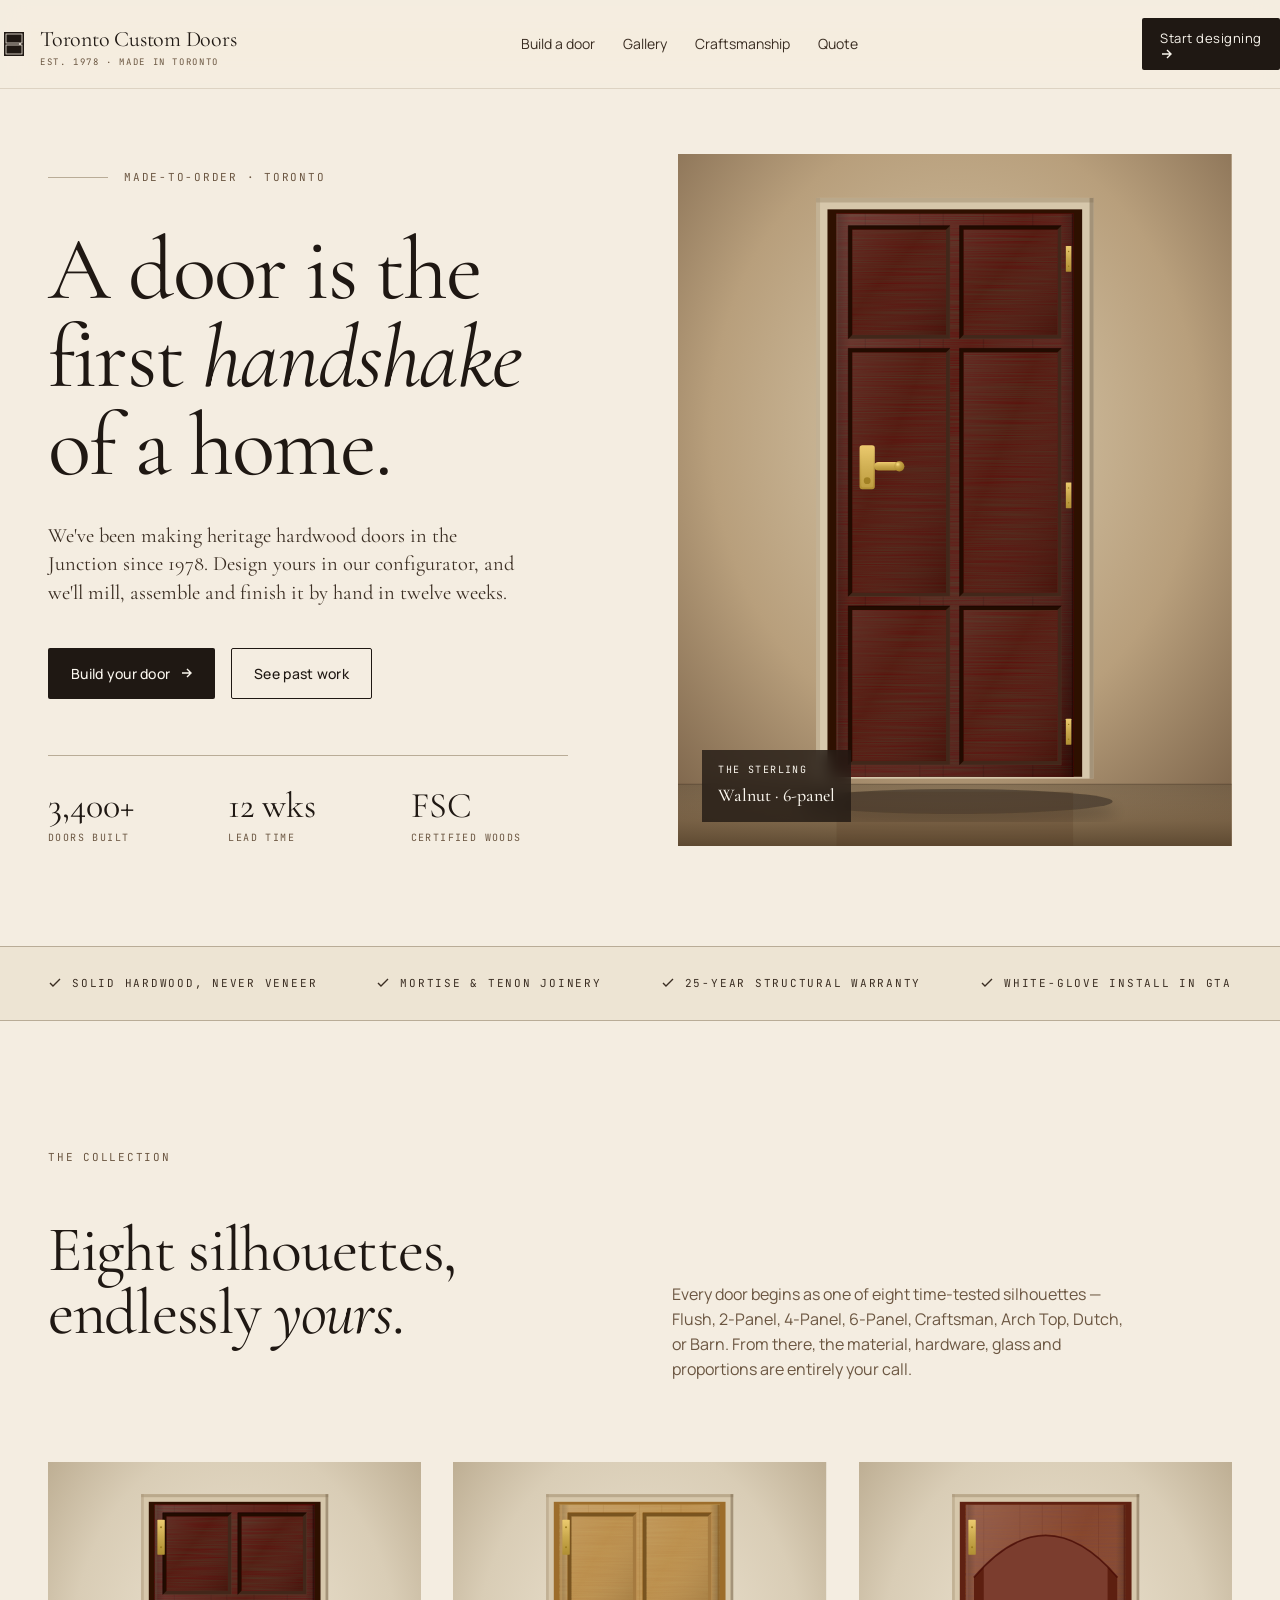
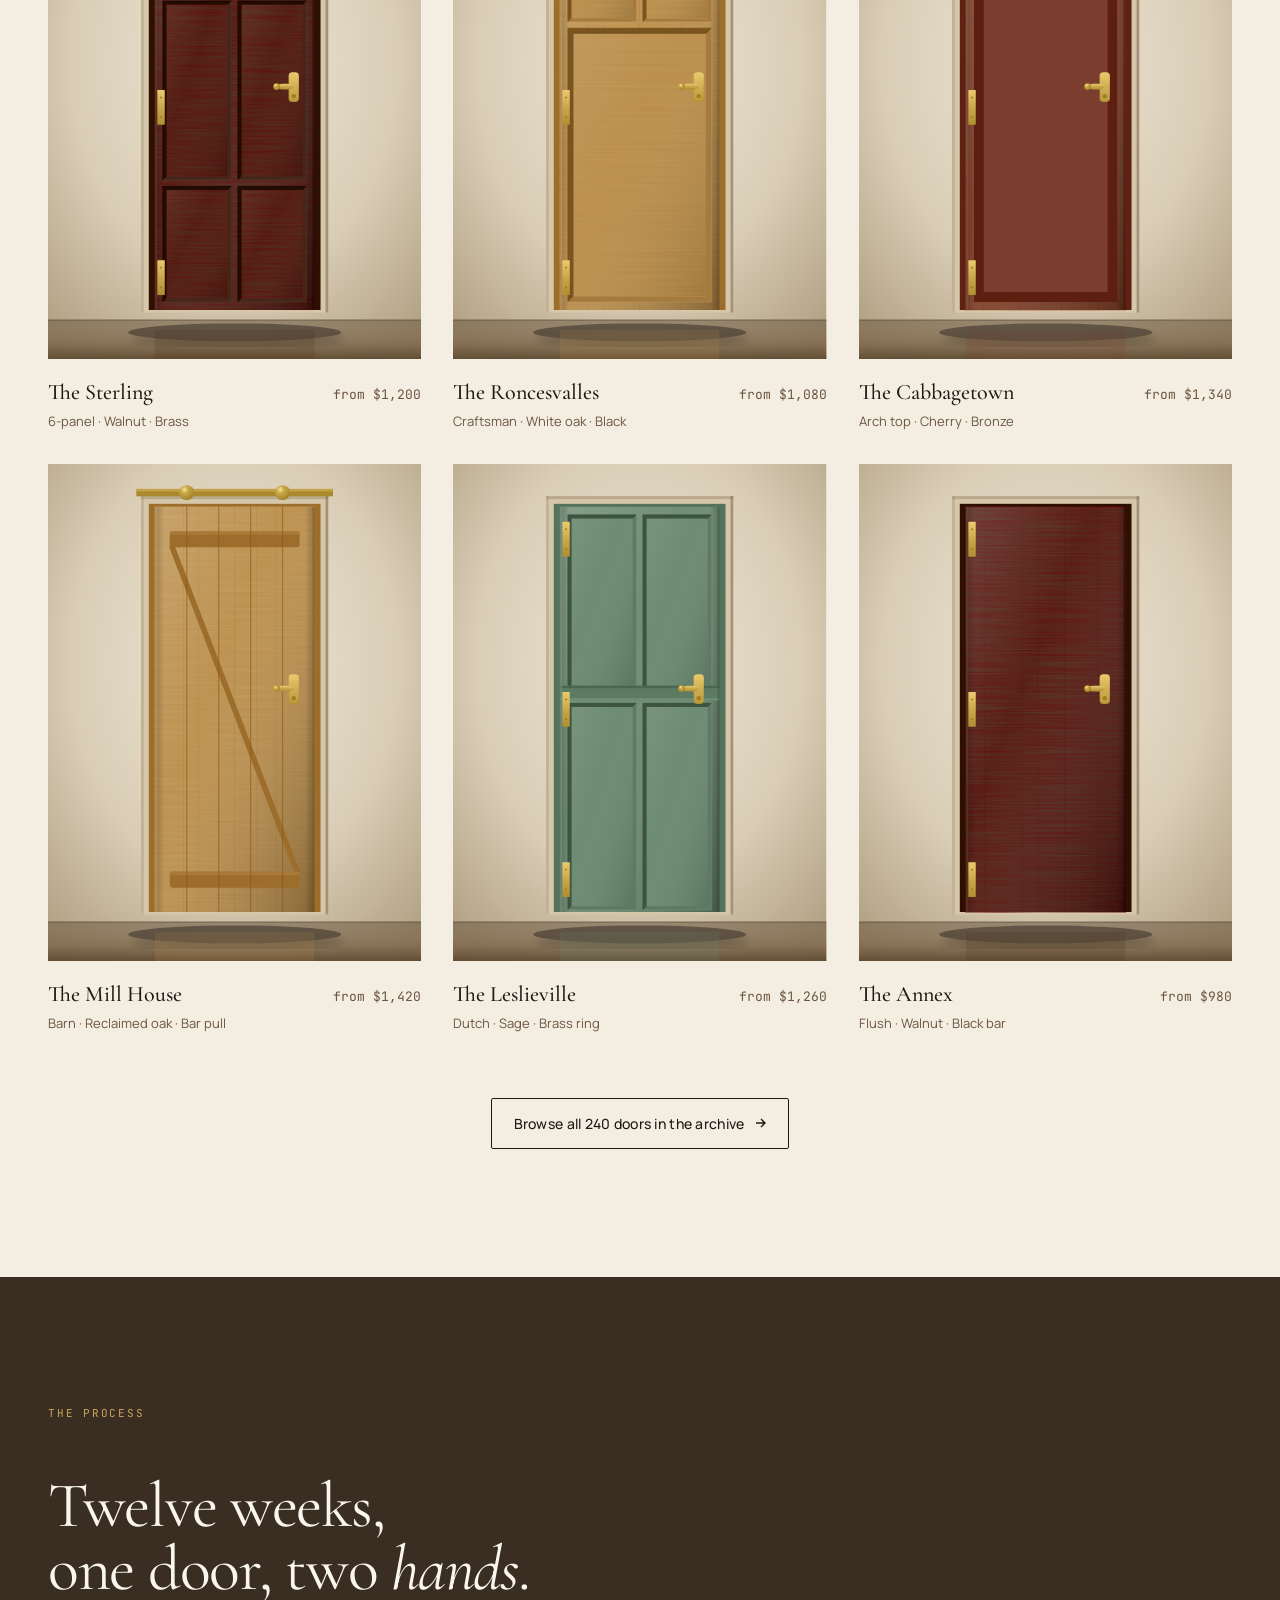
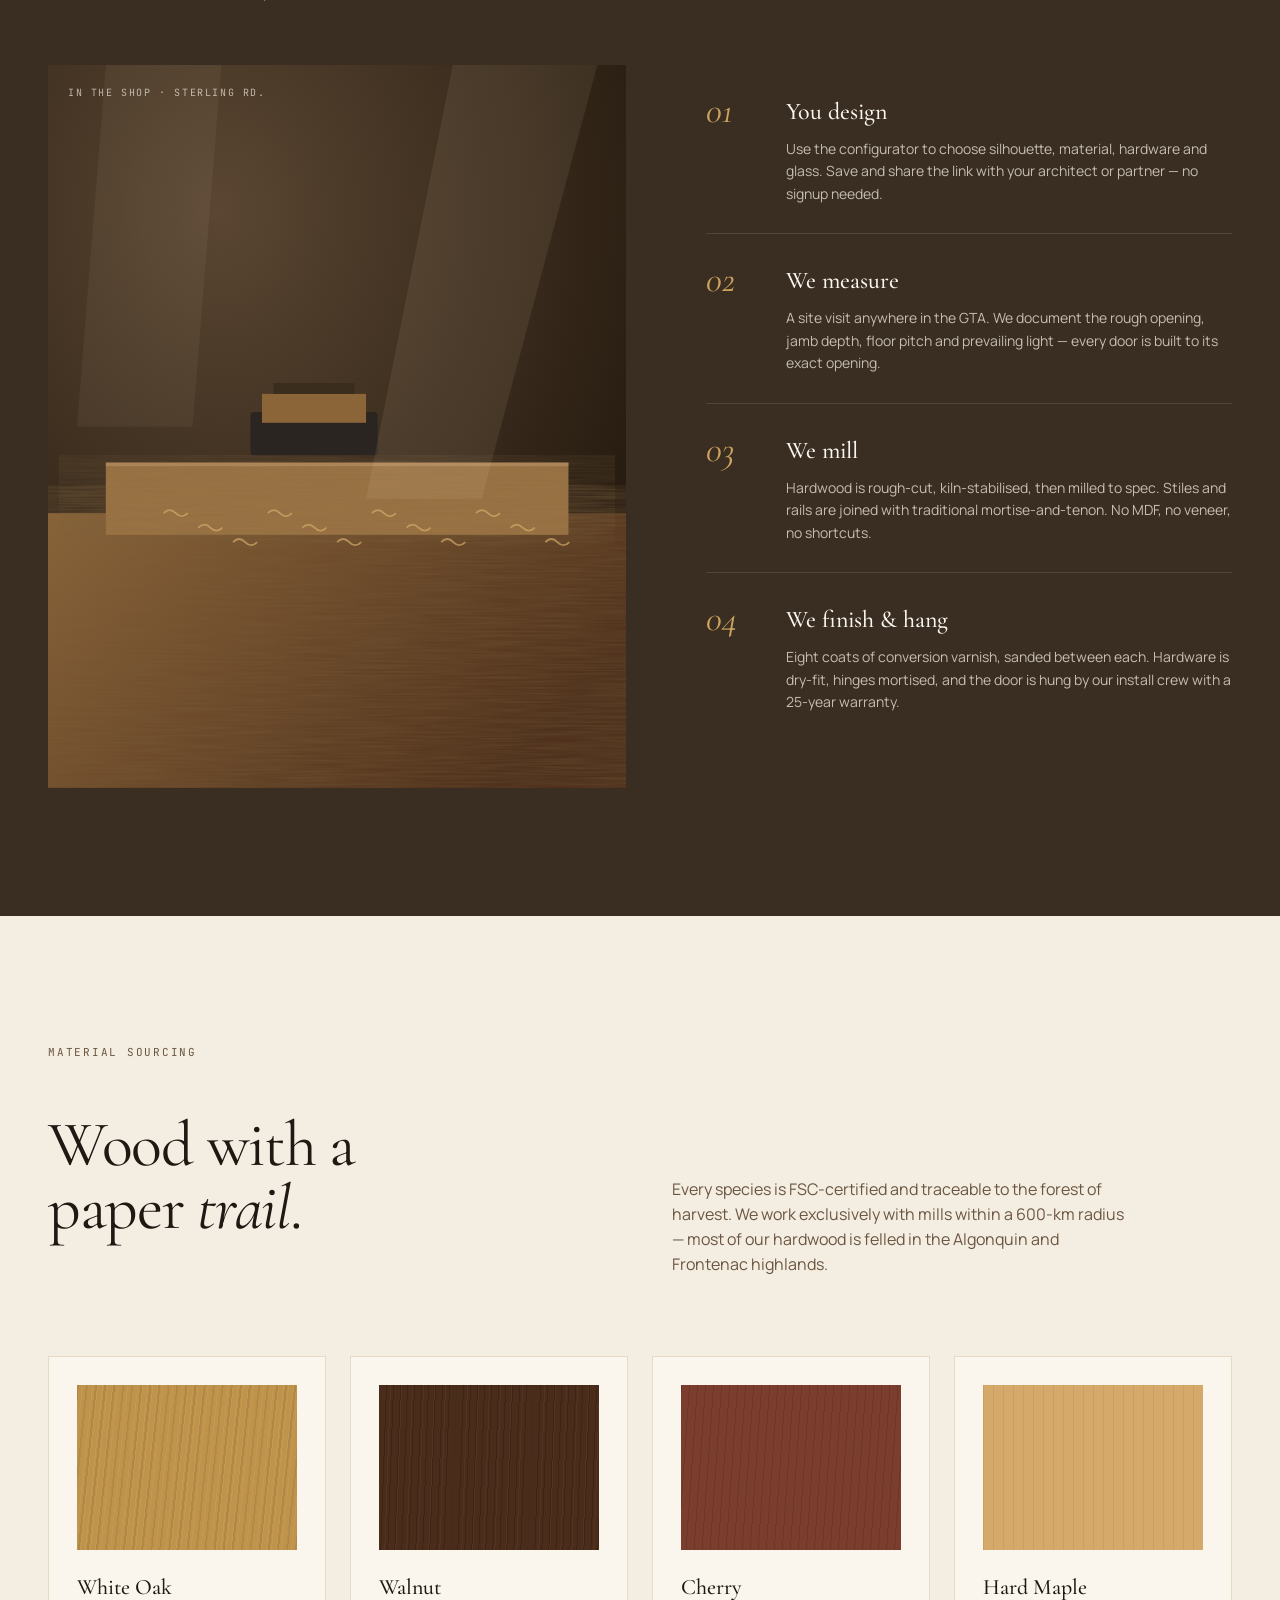
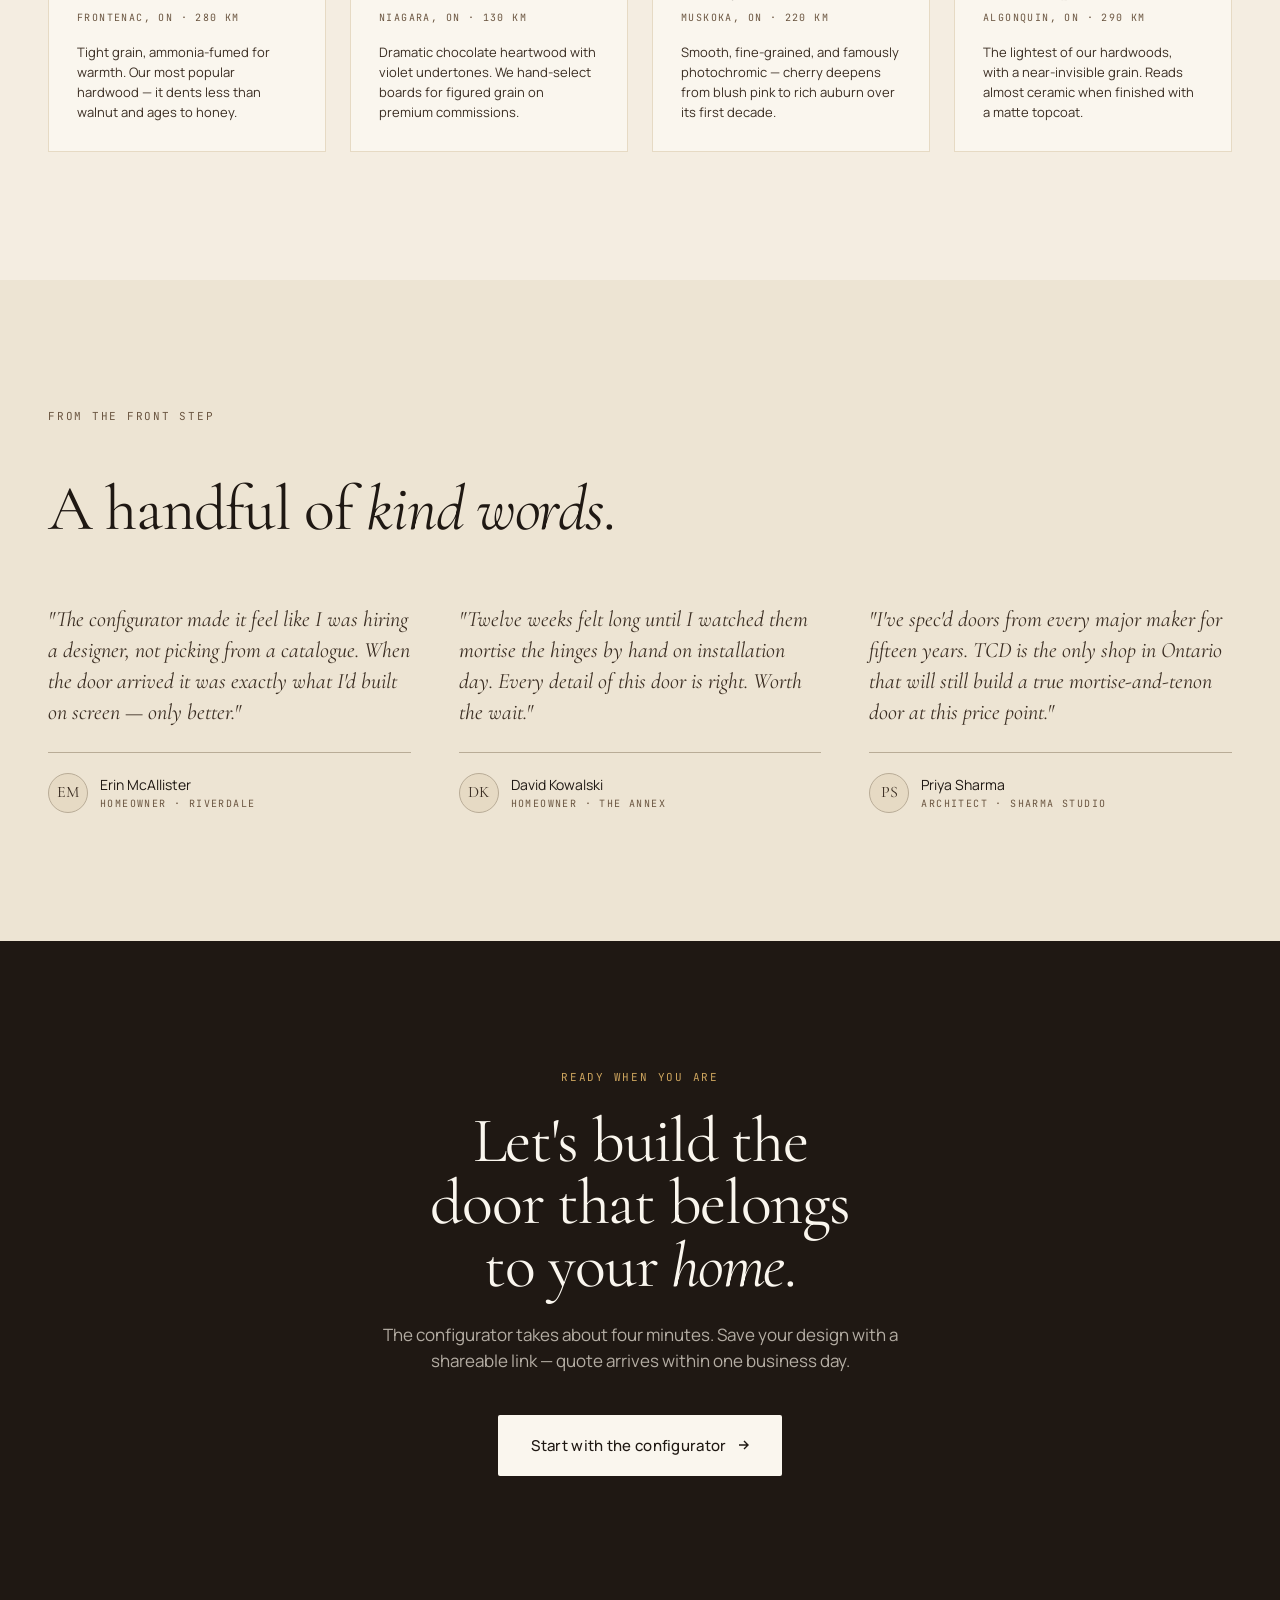
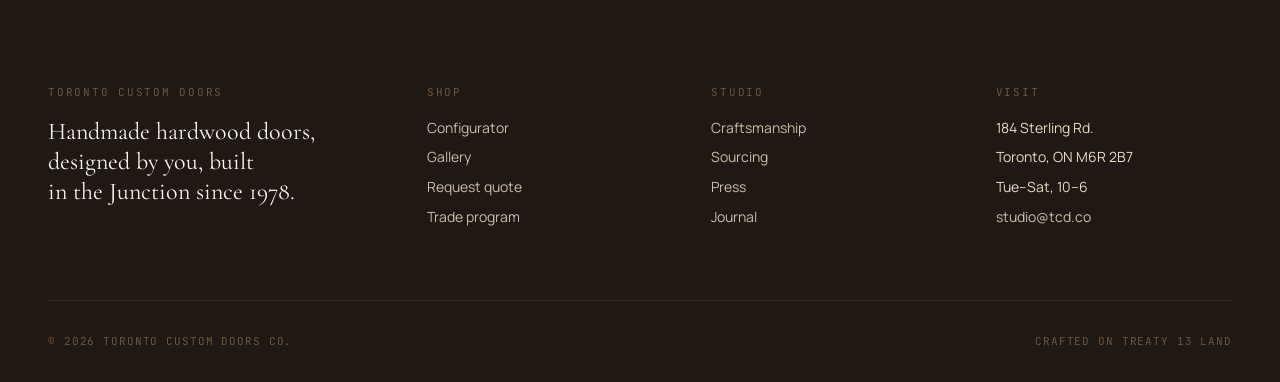
<file: index.html>
<!DOCTYPE html>
<html lang="en">
<head>
<meta charset="UTF-8" />
<meta name="viewport" content="width=device-width, initial-scale=1.0" />
<title>Toronto Custom Doors — Heritage hardwood doors, designed by you</title>
<link rel="preconnect" href="https://fonts.googleapis.com" />
<link rel="preconnect" href="https://fonts.gstatic.com" crossorigin />
<link href="https://fonts.googleapis.com/css2?family=Cormorant+Garamond:ital,wght@0,400;0,500;0,600;1,400;1,500&family=JetBrains+Mono:wght@400;500&family=Manrope:wght@300;400;500;600&display=swap" rel="stylesheet" />
<link rel="stylesheet" href="styles.css" />
<style>
  /* ── Home-specific ──────────────────────────────── */
  .hero {
    padding: 40px 0 100px;
    background: var(--bone);
    overflow: hidden;
  }
  .hero__grid {
    display: grid;
    grid-template-columns: 1fr 1fr;
    gap: clamp(40px, 6vw, 96px);
    align-items: end;
    min-height: 78vh;
  }
  @media (max-width: 900px) {
    .hero__grid { grid-template-columns: 1fr; gap: 40px; }
  }
  .hero__copy { padding-top: 40px; }
  .hero__eyebrow {
    display: flex;
    align-items: center;
    gap: 16px;
    margin-bottom: 40px;
  }
  .hero__eyebrow .line {
    height: 1px;
    background: var(--stone);
    flex: 1;
    max-width: 60px;
  }
  .hero h1 {
    margin: 0 0 32px;
  }
  .hero__lede {
    max-width: 480px;
    margin: 0 0 40px;
  }
  .hero__actions {
    display: flex;
    gap: 16px;
    align-items: center;
    flex-wrap: wrap;
  }
  .hero__meta {
    margin-top: 56px;
    display: grid;
    grid-template-columns: repeat(3, auto);
    gap: 48px;
    padding-top: 32px;
    border-top: 1px solid var(--stone);
    max-width: 520px;
  }
  .hero__meta .num {
    font-family: var(--serif);
    font-size: 36px;
    line-height: 1;
    margin-bottom: 6px;
  }
  .hero__meta .lbl {
    font-family: var(--mono);
    font-size: 10px;
    letter-spacing: 0.14em;
    text-transform: uppercase;
    color: var(--mocha);
  }

  /* Hero image — stylized door in a doorway */
  .hero__image {
    position: relative;
    aspect-ratio: 4 / 5;
    background: linear-gradient(180deg, #E6DAC4 0%, #D8C9AE 100%);
    overflow: hidden;
  }
  .hero__image svg.scene {
    position: absolute;
    inset: 0;
    width: 100%;
    height: 100%;
  }
  .hero__image .tag {
    position: absolute;
    left: 24px;
    bottom: 24px;
    display: flex;
    flex-direction: column;
    gap: 4px;
    font-family: var(--mono);
    font-size: 10px;
    letter-spacing: 0.14em;
    text-transform: uppercase;
    color: var(--paper);
    background: rgba(31, 24, 19, 0.78);
    padding: 12px 16px;
    backdrop-filter: blur(8px);
  }
  .hero__image .tag b {
    font-family: var(--serif);
    font-size: 18px;
    letter-spacing: 0;
    text-transform: none;
    font-weight: 500;
  }

  /* ── Marquee strip ─────────────────────────────── */
  .strip {
    padding: 28px 0;
    border-top: 1px solid var(--stone);
    border-bottom: 1px solid var(--stone);
    background: var(--cream);
  }
  .strip__inner {
    display: flex;
    justify-content: space-between;
    gap: 32px;
    font-family: var(--mono);
    font-size: 11px;
    letter-spacing: 0.16em;
    text-transform: uppercase;
    color: var(--espresso);
    flex-wrap: wrap;
  }
  .strip__inner span { display: inline-flex; align-items: center; gap: 10px; }
  .strip__inner svg { width: 14px; height: 14px; }

  /* ── Collection ────────────────────────────────── */
  .collection-head {
    display: grid;
    grid-template-columns: 1fr 1fr;
    gap: 64px;
    align-items: end;
    margin-bottom: 64px;
  }
  @media (max-width: 820px) { .collection-head { grid-template-columns: 1fr; } }
  .collection-head p { max-width: 460px; color: var(--mocha); }

  .doors-grid {
    display: grid;
    grid-template-columns: repeat(3, 1fr);
    gap: 32px;
  }
  @media (max-width: 900px) { .doors-grid { grid-template-columns: 1fr 1fr; } }
  @media (max-width: 600px) { .doors-grid { grid-template-columns: 1fr; } }

  .door-card {
    text-decoration: none;
    color: inherit;
    display: block;
    transition: transform 0.3s;
  }
  .door-card:hover { transform: translateY(-4px); }
  .door-card__img {
    aspect-ratio: 3 / 4;
    background: var(--paper);
    margin-bottom: 16px;
    position: relative;
    overflow: hidden;
  }
  .door-card__head {
    display: flex;
    justify-content: space-between;
    align-items: baseline;
    gap: 16px;
  }
  .door-card__name {
    font-family: var(--serif);
    font-size: 22px;
    font-weight: 500;
  }
  .door-card__price {
    font-family: var(--mono);
    font-size: 13px;
    color: var(--mocha);
  }
  .door-card__meta {
    font-size: 13px;
    color: var(--mocha);
    margin-top: 2px;
  }

  /* ── Process ───────────────────────────────────── */
  .process {
    background: var(--espresso);
    color: var(--linen);
  }
  .process h2 { color: var(--paper); }
  .process .eyebrow { color: var(--brass); }

  .process-grid {
    display: grid;
    grid-template-columns: 1.1fr 1fr;
    gap: 80px;
    margin-top: 64px;
    align-items: start;
  }
  @media (max-width: 900px) { .process-grid { grid-template-columns: 1fr; gap: 40px; } }

  .process-photo {
    aspect-ratio: 4 / 5;
    background: linear-gradient(180deg, #4A3A2C 0%, #2A1F18 100%);
    position: relative;
    overflow: hidden;
  }
  .process-photo svg {
    position: absolute; inset: 0; width: 100%; height: 100%;
  }
  .process-photo .tag {
    position: absolute;
    left: 20px; top: 20px;
    font-family: var(--mono);
    font-size: 10px;
    letter-spacing: 0.16em;
    text-transform: uppercase;
    color: rgba(244, 237, 225, 0.7);
  }

  .steps { list-style: none; padding: 0; margin: 0; }
  .step {
    display: grid;
    grid-template-columns: 56px 1fr;
    gap: 24px;
    padding: 28px 0;
    border-bottom: 1px solid rgba(244, 237, 225, 0.12);
  }
  .step:last-child { border-bottom: 0; }
  .step__num {
    font-family: var(--serif);
    font-size: 36px;
    line-height: 1;
    color: var(--brass);
    font-style: italic;
  }
  .step__title {
    font-family: var(--serif);
    font-size: 24px;
    margin: 0 0 8px;
    color: var(--paper);
    font-weight: 500;
  }
  .step__body {
    margin: 0;
    color: rgba(244, 237, 225, 0.75);
    font-size: 14px;
    line-height: 1.6;
  }

  /* ── Materials ─────────────────────────────────── */
  .materials-grid {
    display: grid;
    grid-template-columns: repeat(4, 1fr);
    gap: 24px;
    margin-top: 64px;
  }
  @media (max-width: 820px) { .materials-grid { grid-template-columns: 1fr 1fr; } }

  .material-card {
    background: var(--paper);
    border: 1px solid var(--linen);
    padding: 28px;
  }
  .material-card__swatch {
    width: 100%;
    aspect-ratio: 4 / 3;
    margin-bottom: 20px;
    position: relative;
    overflow: hidden;
  }
  .material-card__name {
    font-family: var(--serif);
    font-size: 22px;
    margin: 0 0 6px;
    font-weight: 500;
  }
  .material-card__origin {
    font-family: var(--mono);
    font-size: 10px;
    letter-spacing: 0.14em;
    text-transform: uppercase;
    color: var(--mocha);
    margin-bottom: 16px;
  }
  .material-card__desc {
    font-size: 13px;
    line-height: 1.55;
    color: var(--espresso);
    margin: 0;
  }

  /* ── Testimonials ─────────────────────────────── */
  .testimonials {
    background: var(--cream);
  }
  .testimonial-grid {
    display: grid;
    grid-template-columns: repeat(3, 1fr);
    gap: 48px;
    margin-top: 64px;
  }
  @media (max-width: 900px) { .testimonial-grid { grid-template-columns: 1fr; } }

  .testimonial blockquote {
    font-family: var(--serif);
    font-size: 22px;
    line-height: 1.4;
    margin: 0 0 24px;
    font-style: italic;
    color: var(--espresso);
    text-wrap: pretty;
  }
  .testimonial__by {
    display: flex;
    align-items: center;
    gap: 12px;
    padding-top: 20px;
    border-top: 1px solid var(--stone);
  }
  .testimonial__avatar {
    width: 40px; height: 40px;
    border-radius: 50%;
    background: var(--linen);
    border: 1px solid var(--stone);
    display: flex; align-items: center; justify-content: center;
    font-family: var(--serif);
    font-size: 16px;
    color: var(--espresso);
  }
  .testimonial__name {
    font-size: 14px;
    color: var(--ink);
  }
  .testimonial__role {
    font-family: var(--mono);
    font-size: 10px;
    letter-spacing: 0.14em;
    text-transform: uppercase;
    color: var(--mocha);
  }

  /* ── CTA ───────────────────────────────────────── */
  .cta-section {
    background: var(--ink);
    color: var(--paper);
    text-align: center;
  }
  .cta-section h2 { color: var(--paper); margin: 0 0 24px; }
  .cta-section p {
    color: rgba(244, 237, 225, 0.7);
    max-width: 540px;
    margin: 0 auto 40px;
    font-size: 17px;
  }
  .cta-section .btn--light { padding: 18px 32px; font-size: 15px; }

  /* — keep large doors crisp — */
  .door-svg-wrap { width: 100%; height: 100%; display: block; }

</style>
</head>
<body>

<div data-partial="nav" data-active="home"></div>

<!-- ─── HERO ─────────────────────────────────────────── -->
<section class="hero">
  <div class="wrap">
    <div class="hero__grid">
      <div class="hero__copy">
        <div class="hero__eyebrow">
          <span class="line"></span>
          <span class="eyebrow">Made-to-order · Toronto</span>
        </div>
        <h1 class="display">
          A door is the<br/>
          first <em>handshake</em><br/>
          of a home.
        </h1>
        <p class="lede hero__lede">
          We've been making heritage hardwood doors in the Junction
          since 1978. Design yours in our configurator, and we'll
          mill, assemble and finish it by hand in twelve weeks.
        </p>
        <div class="hero__actions">
          <a href="configurator.html" class="btn btn--primary">
            Build your door
            <svg class="arrow" viewBox="0 0 12 12" fill="none" stroke="currentColor" stroke-width="1.4"><path d="M2 6h8M7 2l4 4-4 4"/></svg>
          </a>
          <a href="gallery.html" class="btn btn--ghost">See past work</a>
        </div>
        <div class="hero__meta">
          <div>
            <div class="num serif">3,400+</div>
            <div class="lbl">Doors built</div>
          </div>
          <div>
            <div class="num serif">12 wks</div>
            <div class="lbl">Lead time</div>
          </div>
          <div>
            <div class="num serif">FSC</div>
            <div class="lbl">Certified woods</div>
          </div>
        </div>
      </div>

      <div class="hero__image" id="heroImage">
        <svg class="scene" viewBox="0 0 600 750" preserveAspectRatio="xMidYMid slice" aria-label="A walnut six-panel door in a sunlit hallway"></svg>
        <div class="tag">
          <span>The Sterling</span>
          <b>Walnut · 6-panel</b>
        </div>
      </div>
    </div>
  </div>
</section>

<!-- ─── STRIP ────────────────────────────────────────── -->
<div class="strip">
  <div class="wrap strip__inner">
    <span><svg viewBox="0 0 14 14" fill="none" stroke="currentColor" stroke-width="1.4"><path d="M2 7l3 3 7-7"/></svg> Solid hardwood, never veneer</span>
    <span><svg viewBox="0 0 14 14" fill="none" stroke="currentColor" stroke-width="1.4"><path d="M2 7l3 3 7-7"/></svg> Mortise & tenon joinery</span>
    <span><svg viewBox="0 0 14 14" fill="none" stroke="currentColor" stroke-width="1.4"><path d="M2 7l3 3 7-7"/></svg> 25-year structural warranty</span>
    <span><svg viewBox="0 0 14 14" fill="none" stroke="currentColor" stroke-width="1.4"><path d="M2 7l3 3 7-7"/></svg> White-glove install in GTA</span>
  </div>
</div>

<!-- ─── COLLECTION ──────────────────────────────────── -->
<section>
  <div class="wrap">
    <div class="collection-head">
      <div>
        <div class="eyebrow" style="margin-bottom:24px">The Collection</div>
        <h2 class="display">Eight silhouettes,<br/>endlessly <em>yours</em>.</h2>
      </div>
      <p>
        Every door begins as one of eight time-tested silhouettes — Flush, 2-Panel,
        4-Panel, 6-Panel, Craftsman, Arch Top, Dutch, or Barn. From there, the
        material, hardware, glass and proportions are entirely your call.
      </p>
    </div>

    <div class="doors-grid">
      <a href="configurator.html?style=six-panel&mat=walnut" class="door-card">
        <div class="door-card__img" data-door="six-panel" data-mat="walnut"></div>
        <div class="door-card__head">
          <span class="door-card__name">The Sterling</span>
          <span class="door-card__price">from $1,200</span>
        </div>
        <div class="door-card__meta">6-panel · Walnut · Brass</div>
      </a>
      <a href="configurator.html?style=craftsman&mat=oak" class="door-card">
        <div class="door-card__img" data-door="craftsman" data-mat="oak"></div>
        <div class="door-card__head">
          <span class="door-card__name">The Roncesvalles</span>
          <span class="door-card__price">from $1,080</span>
        </div>
        <div class="door-card__meta">Craftsman · White oak · Black</div>
      </a>
      <a href="configurator.html?style=arch&mat=cherry" class="door-card">
        <div class="door-card__img" data-door="arch" data-mat="cherry"></div>
        <div class="door-card__head">
          <span class="door-card__name">The Cabbagetown</span>
          <span class="door-card__price">from $1,340</span>
        </div>
        <div class="door-card__meta">Arch top · Cherry · Bronze</div>
      </a>
      <a href="configurator.html?style=barn&mat=oak" class="door-card">
        <div class="door-card__img" data-door="barn" data-mat="oak"></div>
        <div class="door-card__head">
          <span class="door-card__name">The Mill House</span>
          <span class="door-card__price">from $1,420</span>
        </div>
        <div class="door-card__meta">Barn · Reclaimed oak · Bar pull</div>
      </a>
      <a href="configurator.html?style=dutch&mat=sage" class="door-card">
        <div class="door-card__img" data-door="dutch" data-mat="sage"></div>
        <div class="door-card__head">
          <span class="door-card__name">The Leslieville</span>
          <span class="door-card__price">from $1,260</span>
        </div>
        <div class="door-card__meta">Dutch · Sage · Brass ring</div>
      </a>
      <a href="configurator.html?style=flush&mat=walnut" class="door-card">
        <div class="door-card__img" data-door="flush" data-mat="walnut"></div>
        <div class="door-card__head">
          <span class="door-card__name">The Annex</span>
          <span class="door-card__price">from $980</span>
        </div>
        <div class="door-card__meta">Flush · Walnut · Black bar</div>
      </a>
    </div>

    <div style="margin-top: 64px; text-align:center;">
      <a href="gallery.html" class="btn btn--ghost">
        Browse all 240 doors in the archive
        <svg class="arrow" viewBox="0 0 12 12" fill="none" stroke="currentColor" stroke-width="1.4"><path d="M2 6h8M7 2l4 4-4 4"/></svg>
      </a>
    </div>
  </div>
</section>

<!-- ─── PROCESS ─────────────────────────────────────── -->
<section class="process">
  <div class="wrap">
    <div style="max-width: 560px;">
      <div class="eyebrow" style="margin-bottom:24px">The Process</div>
      <h2 class="display">Twelve weeks,<br/>one door, two <em>hands</em>.</h2>
    </div>

    <div class="process-grid">
      <div class="process-photo">
        <svg viewBox="0 0 480 600" preserveAspectRatio="xMidYMid slice" id="processPhoto"></svg>
        <span class="tag">In the shop · Sterling Rd.</span>
      </div>
      <ol class="steps">
        <li class="step">
          <span class="step__num">01</span>
          <div>
            <h3 class="step__title">You design</h3>
            <p class="step__body">Use the configurator to choose silhouette, material, hardware and glass. Save and share the link with your architect or partner — no signup needed.</p>
          </div>
        </li>
        <li class="step">
          <span class="step__num">02</span>
          <div>
            <h3 class="step__title">We measure</h3>
            <p class="step__body">A site visit anywhere in the GTA. We document the rough opening, jamb depth, floor pitch and prevailing light — every door is built to its exact opening.</p>
          </div>
        </li>
        <li class="step">
          <span class="step__num">03</span>
          <div>
            <h3 class="step__title">We mill</h3>
            <p class="step__body">Hardwood is rough-cut, kiln-stabilised, then milled to spec. Stiles and rails are joined with traditional mortise-and-tenon. No MDF, no veneer, no shortcuts.</p>
          </div>
        </li>
        <li class="step">
          <span class="step__num">04</span>
          <div>
            <h3 class="step__title">We finish & hang</h3>
            <p class="step__body">Eight coats of conversion varnish, sanded between each. Hardware is dry-fit, hinges mortised, and the door is hung by our install crew with a 25-year warranty.</p>
          </div>
        </li>
      </ol>
    </div>
  </div>
</section>

<!-- ─── MATERIALS ───────────────────────────────────── -->
<section>
  <div class="wrap">
    <div class="collection-head">
      <div>
        <div class="eyebrow" style="margin-bottom:24px">Material Sourcing</div>
        <h2 class="display">Wood with a<br/>paper <em>trail</em>.</h2>
      </div>
      <p>
        Every species is FSC-certified and traceable to the forest of harvest.
        We work exclusively with mills within a 600-km radius — most of our
        hardwood is felled in the Algonquin and Frontenac highlands.
      </p>
    </div>

    <div class="materials-grid">
      <div class="material-card">
        <div class="material-card__swatch" style="background:#BF934A; background-image: repeating-linear-gradient(96deg, rgba(0,0,0,0.08) 0 2px, transparent 2px 9px), repeating-linear-gradient(96deg, rgba(255,255,255,0.06) 0 1px, transparent 1px 5px);"></div>
        <h3 class="material-card__name">White Oak</h3>
        <div class="material-card__origin">Frontenac, ON · 280 km</div>
        <p class="material-card__desc">Tight grain, ammonia-fumed for warmth. Our most popular hardwood — it dents less than walnut and ages to honey.</p>
      </div>
      <div class="material-card">
        <div class="material-card__swatch" style="background:#4A2C1A; background-image: repeating-linear-gradient(92deg, rgba(0,0,0,0.18) 0 1px, transparent 1px 7px), repeating-linear-gradient(92deg, rgba(255,255,255,0.04) 0 1px, transparent 1px 11px);"></div>
        <h3 class="material-card__name">Walnut</h3>
        <div class="material-card__origin">Niagara, ON · 130 km</div>
        <p class="material-card__desc">Dramatic chocolate heartwood with violet undertones. We hand-select boards for figured grain on premium commissions.</p>
      </div>
      <div class="material-card">
        <div class="material-card__swatch" style="background:#7B3D2E; background-image: repeating-linear-gradient(94deg, rgba(0,0,0,0.12) 0 1px, transparent 1px 8px);"></div>
        <h3 class="material-card__name">Cherry</h3>
        <div class="material-card__origin">Muskoka, ON · 220 km</div>
        <p class="material-card__desc">Smooth, fine-grained, and famously photochromic — cherry deepens from blush pink to rich auburn over its first decade.</p>
      </div>
      <div class="material-card">
        <div class="material-card__swatch" style="background:#D4A96A; background-image: repeating-linear-gradient(90deg, rgba(0,0,0,0.06) 0 1px, transparent 1px 10px);"></div>
        <h3 class="material-card__name">Hard Maple</h3>
        <div class="material-card__origin">Algonquin, ON · 290 km</div>
        <p class="material-card__desc">The lightest of our hardwoods, with a near-invisible grain. Reads almost ceramic when finished with a matte topcoat.</p>
      </div>
    </div>
  </div>
</section>

<!-- ─── TESTIMONIALS ────────────────────────────────── -->
<section class="testimonials">
  <div class="wrap">
    <div style="max-width: 700px; margin-bottom: 24px;">
      <div class="eyebrow" style="margin-bottom:24px">From the front step</div>
      <h2 class="display">A handful of <em>kind words</em>.</h2>
    </div>

    <div class="testimonial-grid">
      <div class="testimonial">
        <blockquote>"The configurator made it feel like I was hiring a designer, not picking from a catalogue. When the door arrived it was exactly what I'd built on screen — only better."</blockquote>
        <div class="testimonial__by">
          <div class="testimonial__avatar">EM</div>
          <div>
            <div class="testimonial__name">Erin McAllister</div>
            <div class="testimonial__role">Homeowner · Riverdale</div>
          </div>
        </div>
      </div>
      <div class="testimonial">
        <blockquote>"Twelve weeks felt long until I watched them mortise the hinges by hand on installation day. Every detail of this door is right. Worth the wait."</blockquote>
        <div class="testimonial__by">
          <div class="testimonial__avatar">DK</div>
          <div>
            <div class="testimonial__name">David Kowalski</div>
            <div class="testimonial__role">Homeowner · The Annex</div>
          </div>
        </div>
      </div>
      <div class="testimonial">
        <blockquote>"I've spec'd doors from every major maker for fifteen years. TCD is the only shop in Ontario that will still build a true mortise-and-tenon door at this price point."</blockquote>
        <div class="testimonial__by">
          <div class="testimonial__avatar">PS</div>
          <div>
            <div class="testimonial__name">Priya Sharma</div>
            <div class="testimonial__role">Architect · Sharma Studio</div>
          </div>
        </div>
      </div>
    </div>
  </div>
</section>

<!-- ─── CTA ─────────────────────────────────────────── -->
<section class="cta-section">
  <div class="wrap">
    <div class="eyebrow" style="margin-bottom:24px; color: var(--brass)">Ready when you are</div>
    <h2 class="display">Let's build the<br/>door that belongs<br/>to your <em>home</em>.</h2>
    <p>The configurator takes about four minutes. Save your design with a shareable link — quote arrives within one business day.</p>
    <a href="configurator.html" class="btn btn--light">
      Start with the configurator
      <svg class="arrow" viewBox="0 0 12 12" fill="none" stroke="currentColor" stroke-width="1.4"><path d="M2 6h8M7 2l4 4-4 4"/></svg>
    </a>
  </div>
</section>

<div data-partial="footer"></div>

<script src="partials.js"></script>
<script src="door-render.js"></script>
<script>
  // Render hero scene + card thumbnails + process photo
  document.addEventListener("DOMContentLoaded", () => {
    const heroSvg = document.querySelector("#heroImage .scene");
    if (heroSvg && window.renderDoorScene) {
      heroSvg.innerHTML = window.renderDoorScene({
        doorStyle: "six-panel", mat: "walnut", hwStyle: "lever",
        hwFinish: "brass", glass: "none", hingeLeft: false,
        scene: "hallway", w: 600, h: 750
      });
    }
    document.querySelectorAll(".door-card__img").forEach(el => {
      el.innerHTML = `<svg viewBox="0 0 300 400" preserveAspectRatio="xMidYMid slice" style="width:100%;height:100%;display:block;">${window.renderDoorScene({
        doorStyle: el.dataset.door, mat: el.dataset.mat,
        hwStyle: "lever", hwFinish: "brass", glass: "none",
        hingeLeft: true, scene: "studio", w: 300, h: 400,
      })}</svg>`;
    });
    const ph = document.querySelector("#processPhoto");
    if (ph && window.renderShopScene) ph.innerHTML = window.renderShopScene(480, 600);
  });
</script>

</body>
</html>
</file>
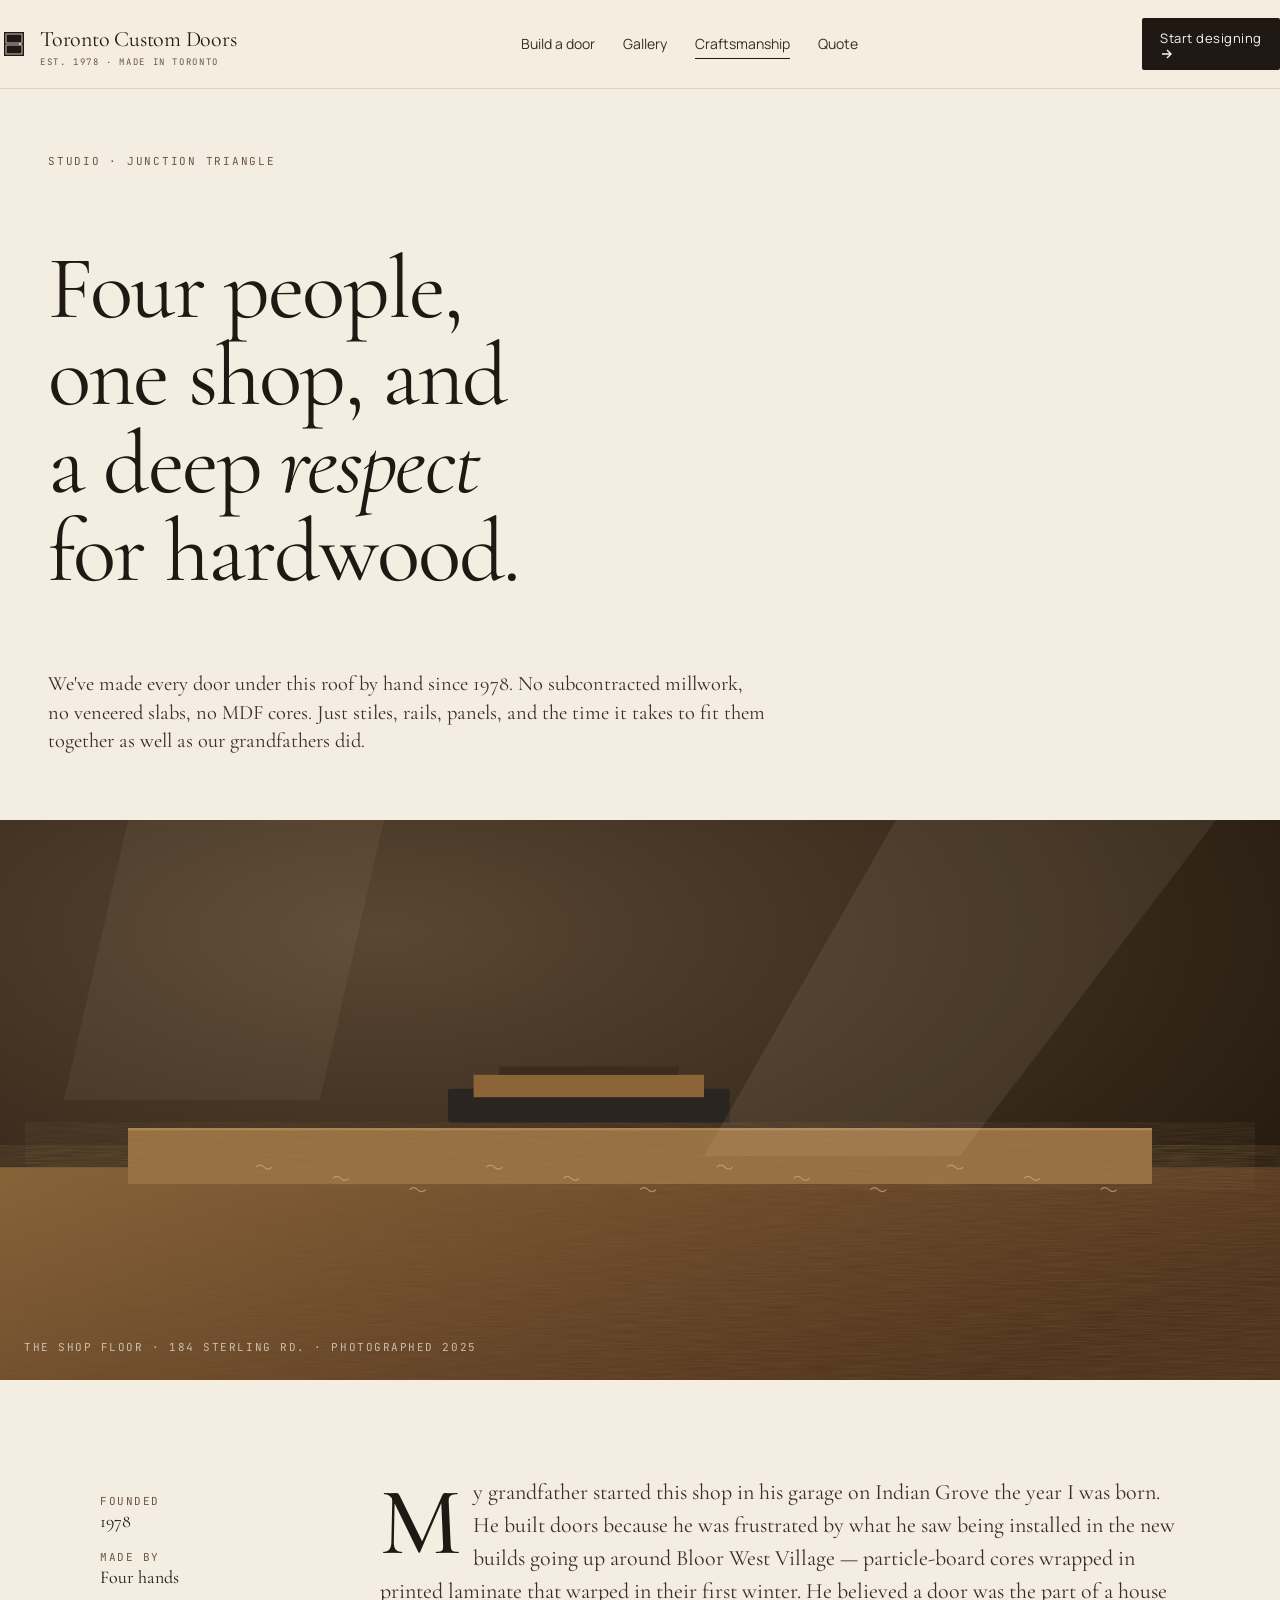
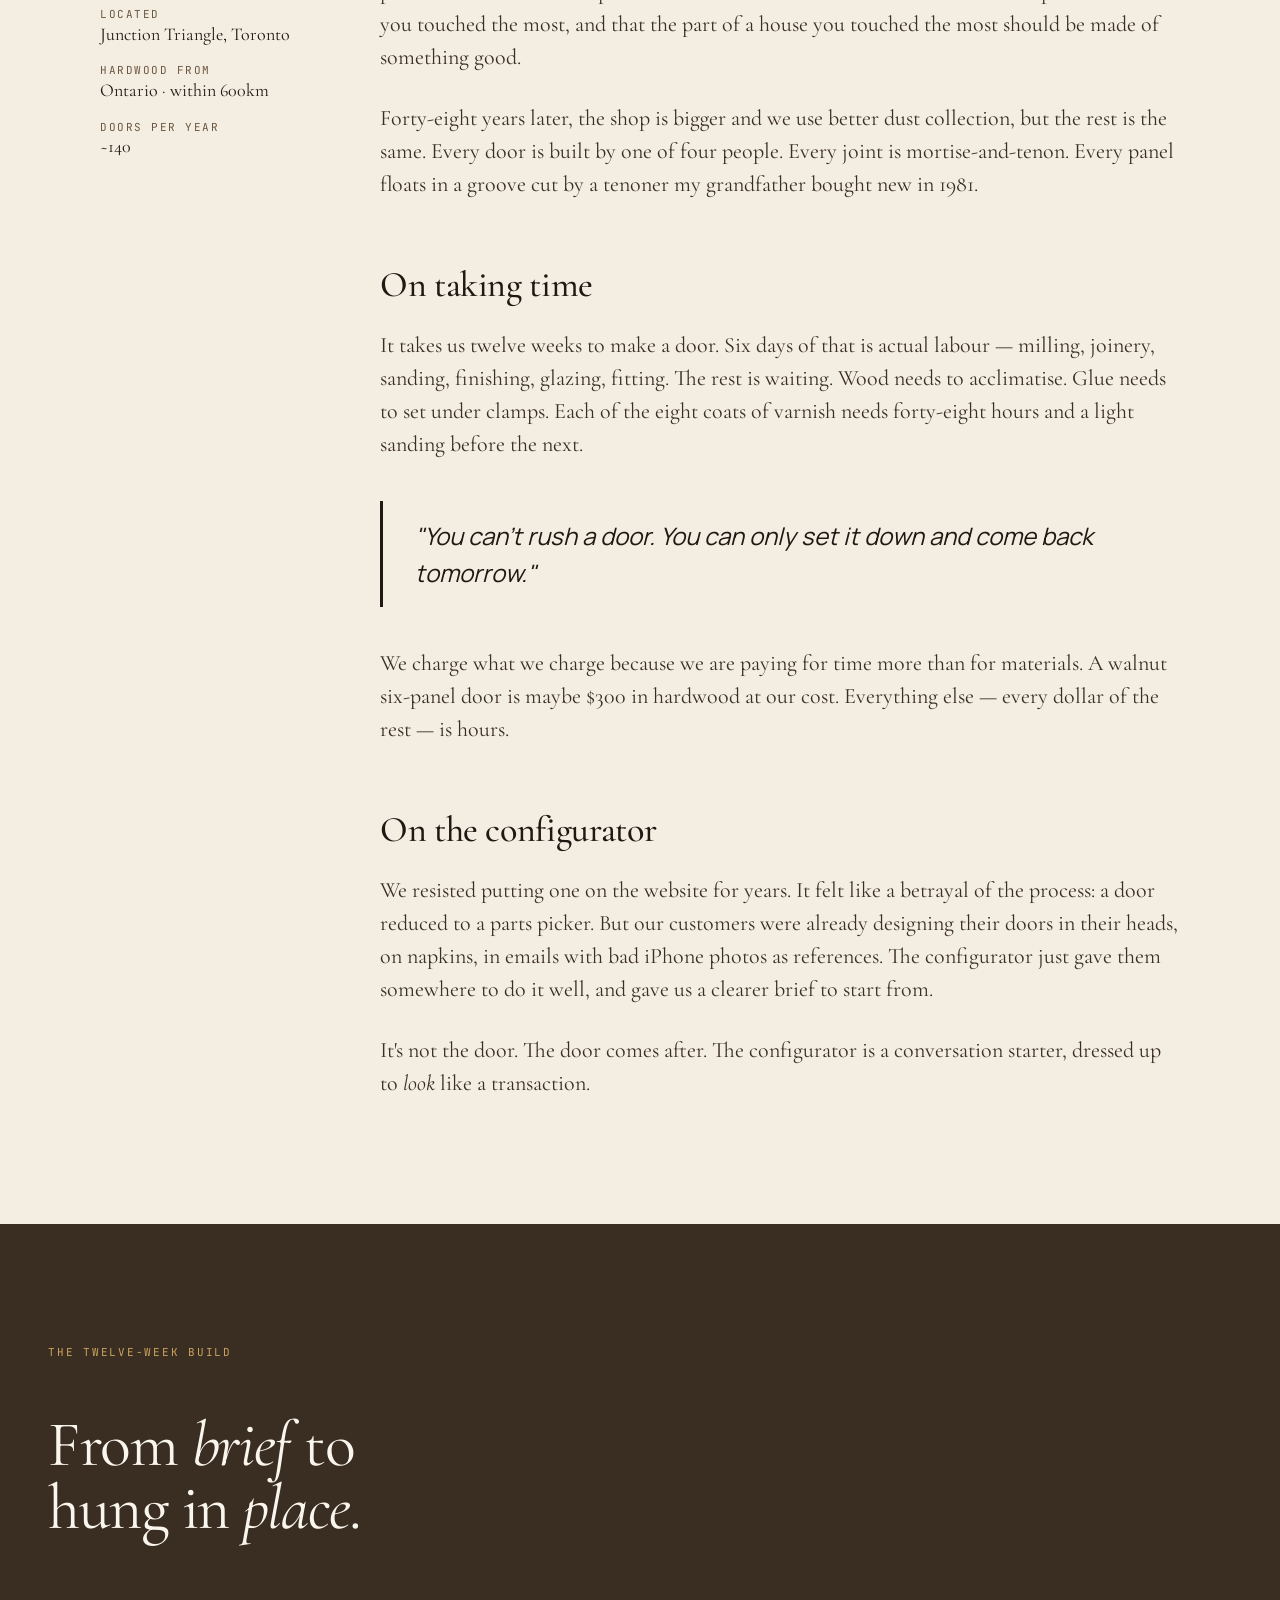
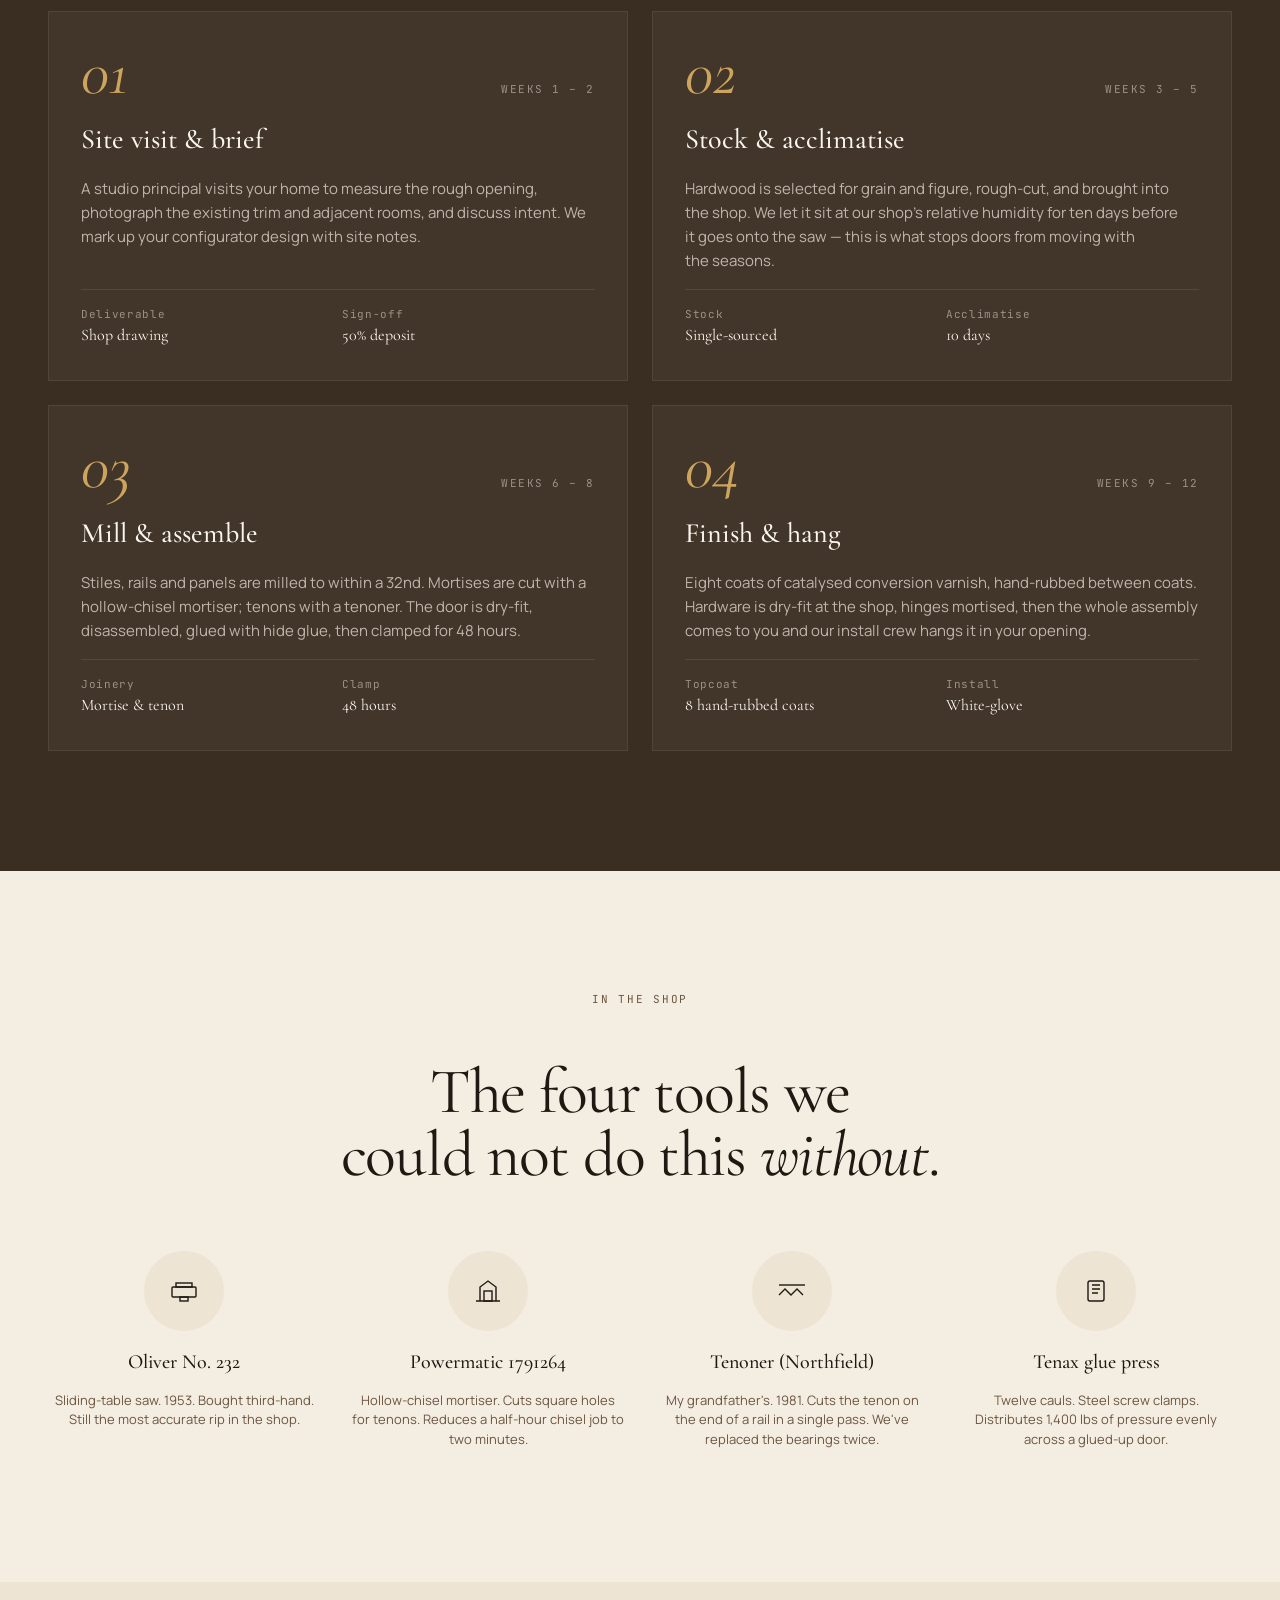
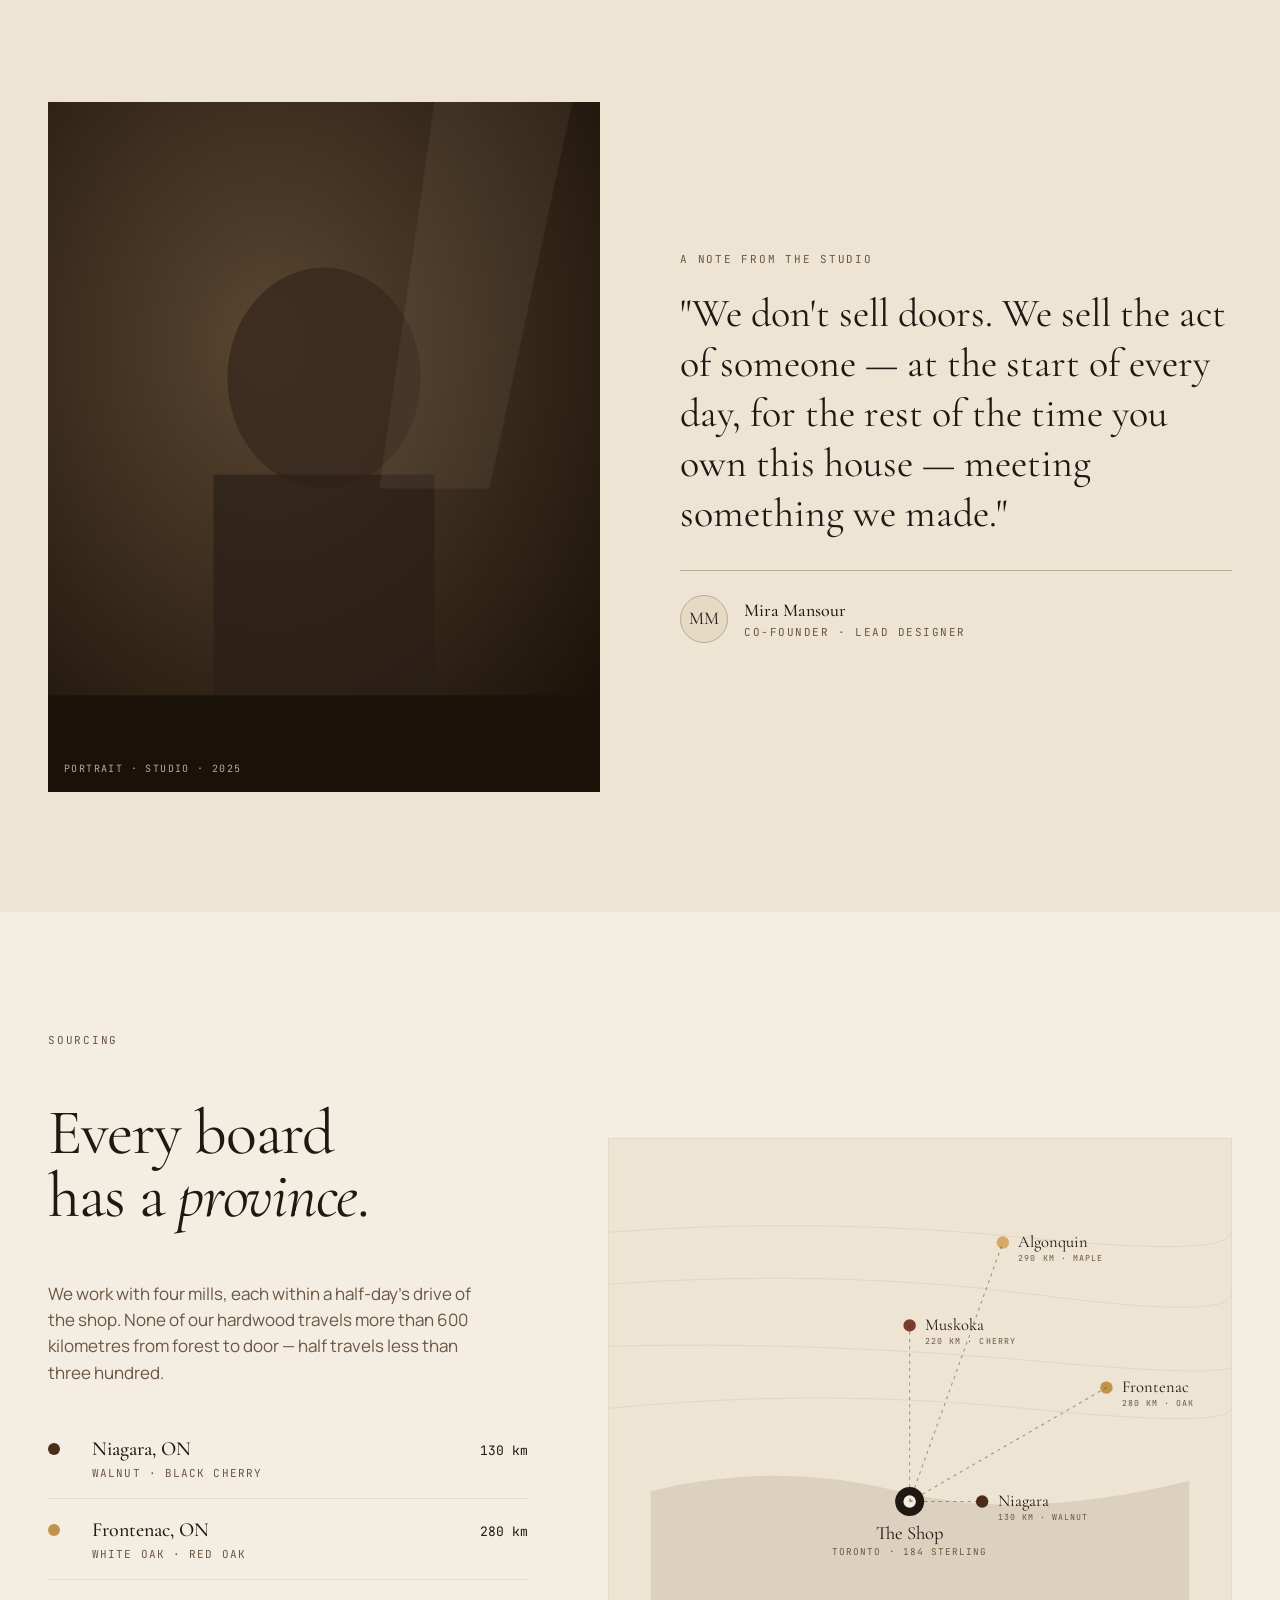
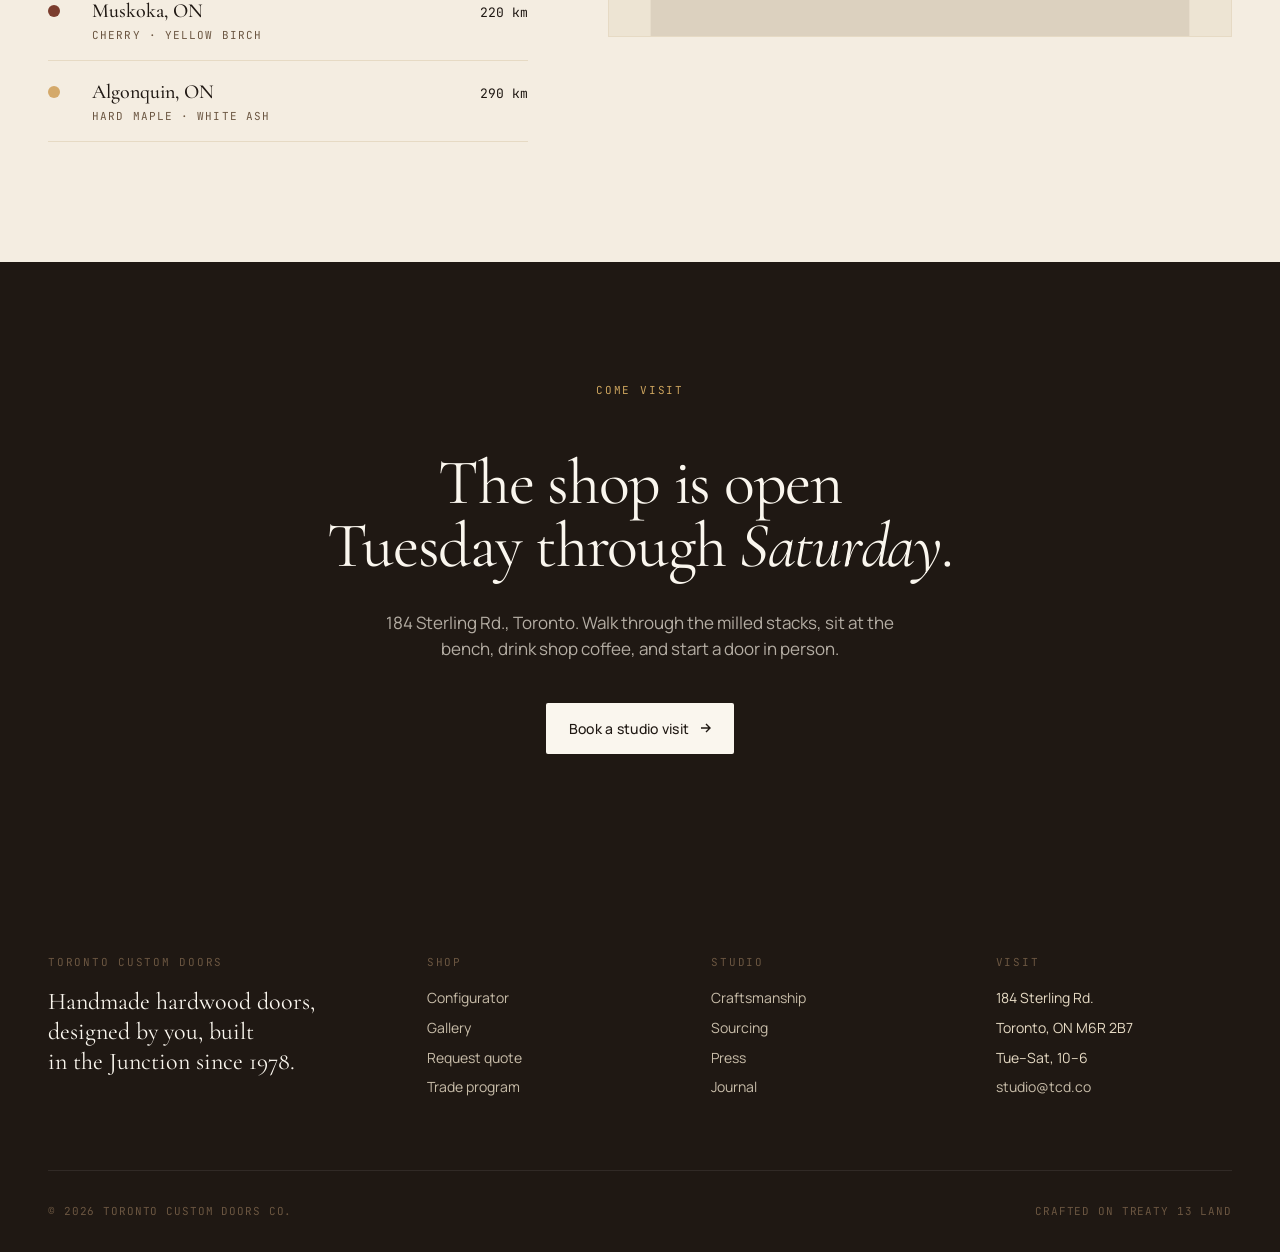
<file: craftsmanship.html>
<!DOCTYPE html>
<html lang="en">
<head>
<meta charset="UTF-8" />
<meta name="viewport" content="width=device-width, initial-scale=1.0" />
<title>Craftsmanship · Toronto Custom Doors</title>
<link rel="preconnect" href="https://fonts.googleapis.com" />
<link rel="preconnect" href="https://fonts.gstatic.com" crossorigin />
<link href="https://fonts.googleapis.com/css2?family=Cormorant+Garamond:ital,wght@0,400;0,500;0,600;1,400;1,500&family=JetBrains+Mono:wght@400;500&family=Manrope:wght@300;400;500;600&display=swap" rel="stylesheet" />
<link rel="stylesheet" href="styles.css" />
<style>
  .craft-hero {
    padding: 64px 0 0;
    background: var(--bone);
  }
  .craft-hero .lede { max-width: 720px; margin: 32px 0 64px; }

  .craft-hero__image {
    aspect-ratio: 16 / 7;
    background: var(--ink);
    margin-top: 0;
    position: relative;
    overflow: hidden;
  }
  .craft-hero__image svg { width: 100%; height: 100%; }
  .craft-hero__caption {
    position: absolute;
    bottom: 24px;
    left: 24px;
    font-family: var(--mono);
    font-size: 11px;
    letter-spacing: 0.14em;
    text-transform: uppercase;
    color: rgba(244,237,225, 0.7);
  }

  /* ── Editorial body ─────────────────────────── */
  .article {
    padding: 96px 0;
  }
  .article__layout {
    display: grid;
    grid-template-columns: 200px 1fr;
    gap: 80px;
    max-width: 1080px;
    margin: 0 auto;
  }
  @media (max-width: 820px) { .article__layout { grid-template-columns: 1fr; gap: 24px; } }
  .article__aside {
    font-family: var(--mono);
    font-size: 11px;
    letter-spacing: 0.14em;
    text-transform: uppercase;
    color: var(--mocha);
    line-height: 1.7;
  }
  .article__aside .label { display: block; color: var(--mocha); margin-top: 16px; }
  .article__aside .value {
    font-family: var(--serif);
    font-size: 18px;
    color: var(--ink);
    letter-spacing: 0;
    text-transform: none;
    line-height: 1.2;
  }

  .article__body p {
    font-family: var(--serif);
    font-size: 22px;
    line-height: 1.5;
    color: var(--espresso);
    margin: 0 0 28px;
  }
  .article__body p.dropcap::first-letter {
    font-size: 96px;
    font-weight: 500;
    float: left;
    line-height: 0.85;
    margin: 6px 12px 0 0;
    color: var(--ink);
  }
  .article__body h2 {
    font-family: var(--serif);
    font-size: 36px;
    font-weight: 500;
    margin: 64px 0 24px;
    line-height: 1.1;
    letter-spacing: -0.01em;
  }
  .article__body em { font-style: italic; }
  .article__body blockquote {
    border-left: 3px solid var(--ink);
    padding: 16px 0 16px 32px;
    margin: 40px 0;
    font-style: italic;
    font-size: 24px;
    color: var(--ink);
  }

  /* ── Process timeline ───────────────────────── */
  .timeline-section {
    background: var(--espresso);
    color: var(--linen);
    padding: 120px 0;
  }
  .timeline-section .display { color: var(--paper); }
  .timeline-section .eyebrow { color: var(--brass); }

  .timeline {
    margin-top: 72px;
    display: grid;
    grid-template-columns: 1fr 1fr;
    gap: 24px;
    align-items: stretch;
  }
  @media (max-width: 820px) { .timeline { grid-template-columns: 1fr; } }

  .tl-step {
    background: rgba(244, 237, 225, 0.04);
    border: 1px solid rgba(244, 237, 225, 0.08);
    padding: 32px;
    display: flex;
    flex-direction: column;
    gap: 16px;
  }
  .tl-step__head {
    display: flex;
    justify-content: space-between;
    align-items: baseline;
  }
  .tl-step__num {
    font-family: var(--serif);
    font-style: italic;
    font-size: 64px;
    color: var(--brass);
    line-height: 0.9;
  }
  .tl-step__week {
    font-family: var(--mono);
    font-size: 11px;
    letter-spacing: 0.14em;
    text-transform: uppercase;
    color: rgba(244, 237, 225, 0.5);
  }
  .tl-step__title {
    font-family: var(--serif);
    font-size: 28px;
    font-weight: 500;
    color: var(--paper);
    margin: 0;
  }
  .tl-step__body {
    color: rgba(244, 237, 225, 0.7);
    margin: 0;
    font-size: 15px;
    line-height: 1.6;
  }
  .tl-step__detail {
    margin-top: auto;
    padding-top: 16px;
    border-top: 1px solid rgba(244, 237, 225, 0.1);
    font-family: var(--mono);
    font-size: 11px;
    letter-spacing: 0.06em;
    color: rgba(244, 237, 225, 0.5);
    display: grid;
    grid-template-columns: 1fr 1fr;
    gap: 8px;
  }
  .tl-step__detail b {
    font-weight: 400;
    color: var(--paper);
    font-family: var(--serif);
    font-size: 16px;
    letter-spacing: 0;
    display: block;
    text-transform: none;
  }

  /* ── Tools strip ───────────────────────────── */
  .tools-strip {
    padding: 120px 0;
  }
  .tools-strip__head {
    text-align: center;
    margin-bottom: 64px;
  }
  .tools-grid {
    display: grid;
    grid-template-columns: repeat(4, 1fr);
    gap: 32px;
  }
  @media (max-width: 720px) { .tools-grid { grid-template-columns: 1fr 1fr; } }
  .tool {
    text-align: center;
  }
  .tool__icon {
    width: 80px;
    height: 80px;
    margin: 0 auto 16px;
    background: var(--cream);
    border-radius: 50%;
    display: flex;
    align-items: center;
    justify-content: center;
  }
  .tool__icon svg { width: 36px; height: 36px; color: var(--ink); }
  .tool__name {
    font-family: var(--serif);
    font-size: 20px;
    font-weight: 500;
    margin: 0 0 4px;
  }
  .tool__desc {
    font-size: 13px;
    color: var(--mocha);
    line-height: 1.5;
  }

  /* ── Founder section ───────────────────────── */
  .founder {
    background: var(--cream);
    padding: 120px 0;
  }
  .founder__grid {
    display: grid;
    grid-template-columns: 1fr 1fr;
    gap: 80px;
    align-items: center;
  }
  @media (max-width: 820px) { .founder__grid { grid-template-columns: 1fr; } }
  .founder__portrait {
    aspect-ratio: 4 / 5;
    background: var(--espresso);
    position: relative;
    overflow: hidden;
  }
  .founder__portrait svg { width: 100%; height: 100%; }
  .founder__portrait .tag {
    position: absolute;
    left: 16px;
    bottom: 16px;
    font-family: var(--mono);
    font-size: 10px;
    letter-spacing: 0.14em;
    text-transform: uppercase;
    color: rgba(244, 237, 225, 0.7);
  }
  .founder__quote {
    font-family: var(--serif);
    font-size: clamp(28px, 3.5vw, 40px);
    line-height: 1.25;
    font-weight: 400;
    color: var(--ink);
    margin: 0 0 32px;
  }
  .founder__sig {
    display: flex;
    align-items: center;
    gap: 16px;
    padding-top: 24px;
    border-top: 1px solid var(--stone);
  }
  .founder__sig .name {
    font-family: var(--serif);
    font-size: 18px;
    font-weight: 500;
  }
  .founder__sig .role {
    font-family: var(--mono);
    font-size: 11px;
    letter-spacing: 0.14em;
    text-transform: uppercase;
    color: var(--mocha);
  }

  /* ── Sourcing map ──────────────────────────── */
  .sourcing {
    padding: 120px 0;
  }
  .sourcing__grid {
    display: grid;
    grid-template-columns: 1fr 1.3fr;
    gap: 80px;
    align-items: center;
  }
  @media (max-width: 900px) { .sourcing__grid { grid-template-columns: 1fr; } }

  .sourcing__map {
    aspect-ratio: 5 / 4;
    background: var(--cream);
    position: relative;
    overflow: hidden;
    border: 1px solid var(--linen);
  }
  .sourcing__map svg { width: 100%; height: 100%; display: block; }

  .sourcing__list { margin-top: 32px; }
  .sourcing__list .row {
    display: grid;
    grid-template-columns: 28px 1fr auto;
    gap: 16px;
    align-items: baseline;
    padding: 16px 0;
    border-bottom: 1px solid var(--linen);
  }
  .sourcing__list .row .dot {
    width: 12px; height: 12px;
    border-radius: 50%;
  }
  .sourcing__list .row .place {
    font-family: var(--serif);
    font-size: 20px;
    font-weight: 500;
  }
  .sourcing__list .row .what {
    font-family: var(--mono);
    font-size: 11px;
    letter-spacing: 0.1em;
    text-transform: uppercase;
    color: var(--mocha);
  }
  .sourcing__list .row .dist {
    font-family: var(--mono);
    font-size: 13px;
    color: var(--ink);
  }
</style>
</head>
<body>

<div data-partial="nav" data-active="craftsmanship"></div>

<section class="craft-hero">
  <div class="wrap">
    <div class="eyebrow" style="margin-bottom:24px">Studio · Junction Triangle</div>
    <h1 class="display">Four people,<br/>one shop, and<br/>a deep <em>respect</em><br/>for hardwood.</h1>
    <p class="lede">
      We've made every door under this roof by hand since 1978. No subcontracted millwork,
      no veneered slabs, no MDF cores. Just stiles, rails, panels, and the time it takes
      to fit them together as well as our grandfathers did.
    </p>
  </div>
  <div class="craft-hero__image">
    <svg viewBox="0 0 1600 700" preserveAspectRatio="xMidYMid slice" id="craftHeroSvg"></svg>
    <div class="craft-hero__caption">The shop floor · 184 Sterling Rd. · Photographed 2025</div>
  </div>
</section>

<article class="article">
  <div class="wrap">
    <div class="article__layout">
      <aside class="article__aside">
        <span class="label">Founded</span>
        <span class="value">1978</span>
        <span class="label">Made by</span>
        <span class="value">Four hands</span>
        <span class="label">Located</span>
        <span class="value">Junction Triangle, Toronto</span>
        <span class="label">Hardwood from</span>
        <span class="value">Ontario · within 600km</span>
        <span class="label">Doors per year</span>
        <span class="value">~140</span>
      </aside>
      <div class="article__body">
        <p class="dropcap">My grandfather started this shop in his garage on Indian Grove the year I was born. He built doors because he was frustrated by what he saw being installed in the new builds going up around Bloor West Village — particle-board cores wrapped in printed laminate that warped in their first winter. He believed a door was the part of a house you touched the most, and that the part of a house you touched the most should be made of something good.</p>

        <p>Forty-eight years later, the shop is bigger and we use better dust collection, but the rest is the same. Every door is built by one of four people. Every joint is mortise-and-tenon. Every panel floats in a groove cut by a tenoner my grandfather bought new in 1981.</p>

        <h2>On taking time</h2>

        <p>It takes us twelve weeks to make a door. Six days of that is actual labour — milling, joinery, sanding, finishing, glazing, fitting. The rest is waiting. Wood needs to acclimatise. Glue needs to set under clamps. Each of the eight coats of varnish needs forty-eight hours and a light sanding before the next.</p>

        <blockquote>"You can't rush a door. You can only set it down and come back tomorrow."</blockquote>

        <p>We charge what we charge because we are paying for time more than for materials. A walnut six-panel door is maybe $300 in hardwood at our cost. Everything else — every dollar of the rest — is hours.</p>

        <h2>On the configurator</h2>

        <p>We resisted putting one on the website for years. It felt like a betrayal of the process: a door reduced to a parts picker. But our customers were already designing their doors in their heads, on napkins, in emails with bad iPhone photos as references. The configurator just gave them somewhere to do it well, and gave us a clearer brief to start from.</p>

        <p>It's not the door. The door comes after. The configurator is a conversation starter, dressed up to <em>look</em> like a transaction.</p>
      </div>
    </div>
  </div>
</article>

<section class="timeline-section">
  <div class="wrap">
    <div class="eyebrow" style="margin-bottom:24px">The twelve-week build</div>
    <h2 class="display">From <em>brief</em> to<br/>hung in <em>place</em>.</h2>

    <div class="timeline">
      <div class="tl-step">
        <div class="tl-step__head">
          <span class="tl-step__num">01</span>
          <span class="tl-step__week">Weeks 1 – 2</span>
        </div>
        <h3 class="tl-step__title">Site visit & brief</h3>
        <p class="tl-step__body">A studio principal visits your home to measure the rough opening, photograph the existing trim and adjacent rooms, and discuss intent. We mark up your configurator design with site notes.</p>
        <div class="tl-step__detail">
          <span>Deliverable<b>Shop drawing</b></span>
          <span>Sign-off<b>50% deposit</b></span>
        </div>
      </div>
      <div class="tl-step">
        <div class="tl-step__head">
          <span class="tl-step__num">02</span>
          <span class="tl-step__week">Weeks 3 – 5</span>
        </div>
        <h3 class="tl-step__title">Stock & acclimatise</h3>
        <p class="tl-step__body">Hardwood is selected for grain and figure, rough-cut, and brought into the shop. We let it sit at our shop's relative humidity for ten days before it goes onto the saw — this is what stops doors from moving with the seasons.</p>
        <div class="tl-step__detail">
          <span>Stock<b>Single-sourced</b></span>
          <span>Acclimatise<b>10 days</b></span>
        </div>
      </div>
      <div class="tl-step">
        <div class="tl-step__head">
          <span class="tl-step__num">03</span>
          <span class="tl-step__week">Weeks 6 – 8</span>
        </div>
        <h3 class="tl-step__title">Mill & assemble</h3>
        <p class="tl-step__body">Stiles, rails and panels are milled to within a 32nd. Mortises are cut with a hollow-chisel mortiser; tenons with a tenoner. The door is dry-fit, disassembled, glued with hide glue, then clamped for 48 hours.</p>
        <div class="tl-step__detail">
          <span>Joinery<b>Mortise & tenon</b></span>
          <span>Clamp<b>48 hours</b></span>
        </div>
      </div>
      <div class="tl-step">
        <div class="tl-step__head">
          <span class="tl-step__num">04</span>
          <span class="tl-step__week">Weeks 9 – 12</span>
        </div>
        <h3 class="tl-step__title">Finish & hang</h3>
        <p class="tl-step__body">Eight coats of catalysed conversion varnish, hand-rubbed between coats. Hardware is dry-fit at the shop, hinges mortised, then the whole assembly comes to you and our install crew hangs it in your opening.</p>
        <div class="tl-step__detail">
          <span>Topcoat<b>8 hand-rubbed coats</b></span>
          <span>Install<b>White-glove</b></span>
        </div>
      </div>
    </div>
  </div>
</section>

<section class="tools-strip">
  <div class="wrap">
    <div class="tools-strip__head">
      <div class="eyebrow" style="margin-bottom:20px">In the shop</div>
      <h2 class="display">The four tools we<br/>could not do this <em>without</em>.</h2>
    </div>
    <div class="tools-grid">
      <div class="tool">
        <div class="tool__icon">
          <svg viewBox="0 0 36 36" fill="none" stroke="currentColor" stroke-width="1.4">
            <rect x="6" y="14" width="24" height="10" rx="1"/>
            <rect x="10" y="10" width="16" height="4"/>
            <rect x="14" y="24" width="8" height="4"/>
          </svg>
        </div>
        <h3 class="tool__name">Oliver No. 232</h3>
        <p class="tool__desc">Sliding-table saw. 1953. Bought third-hand. Still the most accurate rip in the shop.</p>
      </div>
      <div class="tool">
        <div class="tool__icon">
          <svg viewBox="0 0 36 36" fill="none" stroke="currentColor" stroke-width="1.4">
            <path d="M6 28h24M10 28V14l8-6 8 6v14"/><rect x="14" y="18" width="8" height="10"/>
          </svg>
        </div>
        <h3 class="tool__name">Powermatic 1791264</h3>
        <p class="tool__desc">Hollow-chisel mortiser. Cuts square holes for tenons. Reduces a half-hour chisel job to two minutes.</p>
      </div>
      <div class="tool">
        <div class="tool__icon">
          <svg viewBox="0 0 36 36" fill="none" stroke="currentColor" stroke-width="1.4">
            <path d="M5 22l6-6 6 6 6-6 6 6"/><path d="M5 12h26"/>
          </svg>
        </div>
        <h3 class="tool__name">Tenoner (Northfield)</h3>
        <p class="tool__desc">My grandfather's. 1981. Cuts the tenon on the end of a rail in a single pass. We've replaced the bearings twice.</p>
      </div>
      <div class="tool">
        <div class="tool__icon">
          <svg viewBox="0 0 36 36" fill="none" stroke="currentColor" stroke-width="1.4">
            <rect x="10" y="8" width="16" height="20" rx="2"/>
            <path d="M14 12h8M14 16h8M14 20h6"/>
          </svg>
        </div>
        <h3 class="tool__name">Tenax glue press</h3>
        <p class="tool__desc">Twelve cauls. Steel screw clamps. Distributes 1,400 lbs of pressure evenly across a glued-up door.</p>
      </div>
    </div>
  </div>
</section>

<section class="founder">
  <div class="wrap">
    <div class="founder__grid">
      <div class="founder__portrait">
        <svg viewBox="0 0 400 500" preserveAspectRatio="xMidYMid slice">
          <defs>
            <radialGradient id="port-bg" cx="40%" cy="35%" r="80%">
              <stop offset="0%" stop-color="#5A4632"/>
              <stop offset="100%" stop-color="#1A1108"/>
            </radialGradient>
          </defs>
          <rect width="400" height="500" fill="url(#port-bg)"/>
          <!-- figure suggestion -->
          <ellipse cx="200" cy="200" rx="70" ry="80" fill="#3A2A1E" opacity="0.85"/>
          <rect x="120" y="270" width="160" height="230" fill="#2A1F18" opacity="0.7"/>
          <!-- workbench / apron suggestion -->
          <rect x="0" y="430" width="400" height="70" fill="#1A1108"/>
          <!-- light beam -->
          <polygon points="280,0 380,0 320,280 240,280" fill="#F5E5C0" opacity="0.06"/>
        </svg>
        <span class="tag">Portrait · Studio · 2025</span>
      </div>
      <div>
        <div class="eyebrow" style="margin-bottom:20px">A note from the studio</div>
        <p class="founder__quote">"We don't sell doors. We sell the act of someone — at the start of every day, for the rest of the time you own this house — meeting something we made."</p>
        <div class="founder__sig">
          <div class="testimonial__avatar" style="width:48px;height:48px;background:var(--linen);border-radius:50%;border:1px solid var(--stone);display:flex;align-items:center;justify-content:center;font-family:var(--serif);font-size:18px;">MM</div>
          <div>
            <div class="name">Mira Mansour</div>
            <div class="role">Co-founder · Lead designer</div>
          </div>
        </div>
      </div>
    </div>
  </div>
</section>

<section class="sourcing">
  <div class="wrap">
    <div class="sourcing__grid">
      <div>
        <div class="eyebrow" style="margin-bottom:20px">Sourcing</div>
        <h2 class="display">Every board has a <em>province</em>.</h2>
        <p style="margin: 24px 0 0; max-width: 460px; color: var(--mocha); font-size: 17px;">
          We work with four mills, each within a half-day's drive of the shop. None
          of our hardwood travels more than 600 kilometres from forest to door — half
          travels less than three hundred.
        </p>
        <div class="sourcing__list">
          <div class="row"><span class="dot" style="background:#4A2C1A"></span><div><div class="place">Niagara, ON</div><div class="what">Walnut · Black cherry</div></div><span class="dist">130 km</span></div>
          <div class="row"><span class="dot" style="background:#BF934A"></span><div><div class="place">Frontenac, ON</div><div class="what">White oak · Red oak</div></div><span class="dist">280 km</span></div>
          <div class="row"><span class="dot" style="background:#7B3D2E"></span><div><div class="place">Muskoka, ON</div><div class="what">Cherry · Yellow birch</div></div><span class="dist">220 km</span></div>
          <div class="row"><span class="dot" style="background:#D4A96A"></span><div><div class="place">Algonquin, ON</div><div class="what">Hard maple · White ash</div></div><span class="dist">290 km</span></div>
        </div>
      </div>
      <div class="sourcing__map">
        <svg viewBox="0 0 600 480" preserveAspectRatio="xMidYMid meet">
          <!-- Stylized map background -->
          <rect width="600" height="480" fill="#EDE4D3"/>
          <!-- Lake Ontario silhouette -->
          <path d="M40,340 Q160,310 280,340 T560,330 L560,480 L40,480 Z" fill="#B9AC97" opacity="0.35"/>
          <!-- Grain pattern overlay (topographic feel) -->
          <g stroke="#B9AC97" stroke-width="0.6" fill="none" opacity="0.4">
            <path d="M0,90 Q200,75 400,95 T600,90"/>
            <path d="M0,140 Q220,125 410,150 T600,150"/>
            <path d="M0,200 Q200,195 420,215 T600,210"/>
            <path d="M0,260 Q200,240 400,260 T600,260"/>
          </g>
          <!-- Toronto (shop) -->
          <g transform="translate(290, 350)">
            <circle r="14" fill="#1F1813"/>
            <circle r="6" fill="#F4EDE1"/>
            <text y="36" text-anchor="middle" font-family="Cormorant Garamond" font-size="18" fill="#1F1813">The Shop</text>
            <text y="52" text-anchor="middle" font-family="JetBrains Mono" font-size="9" fill="#6B5641" letter-spacing="1">TORONTO · 184 STERLING</text>
          </g>
          <!-- Sources -->
          <g>
            <circle cx="360" cy="350" r="6" fill="#4A2C1A"/>
            <text x="375" y="354" font-family="Cormorant Garamond" font-size="16" fill="#1F1813">Niagara</text>
            <text x="375" y="368" font-family="JetBrains Mono" font-size="8" fill="#6B5641" letter-spacing="1">130 KM · WALNUT</text>
          </g>
          <g>
            <circle cx="480" cy="240" r="6" fill="#BF934A"/>
            <text x="495" y="244" font-family="Cormorant Garamond" font-size="16" fill="#1F1813">Frontenac</text>
            <text x="495" y="258" font-family="JetBrains Mono" font-size="8" fill="#6B5641" letter-spacing="1">280 KM · OAK</text>
          </g>
          <g>
            <circle cx="290" cy="180" r="6" fill="#7B3D2E"/>
            <text x="305" y="184" font-family="Cormorant Garamond" font-size="16" fill="#1F1813">Muskoka</text>
            <text x="305" y="198" font-family="JetBrains Mono" font-size="8" fill="#6B5641" letter-spacing="1">220 KM · CHERRY</text>
          </g>
          <g>
            <circle cx="380" cy="100" r="6" fill="#D4A96A"/>
            <text x="395" y="104" font-family="Cormorant Garamond" font-size="16" fill="#1F1813">Algonquin</text>
            <text x="395" y="118" font-family="JetBrains Mono" font-size="8" fill="#6B5641" letter-spacing="1">290 KM · MAPLE</text>
          </g>
          <!-- Connection lines -->
          <g stroke="#1F1813" stroke-width="1" stroke-dasharray="3 4" opacity="0.4" fill="none">
            <line x1="290" y1="350" x2="360" y2="350"/>
            <line x1="290" y1="350" x2="480" y2="240"/>
            <line x1="290" y1="350" x2="290" y2="180"/>
            <line x1="290" y1="350" x2="380" y2="100"/>
          </g>
        </svg>
      </div>
    </div>
  </div>
</section>

<section style="padding: 120px 0; background: var(--ink); color: var(--paper); text-align: center;">
  <div class="wrap">
    <div class="eyebrow" style="margin-bottom:24px; color: var(--brass)">Come visit</div>
    <h2 class="display" style="color: var(--paper); margin-bottom: 32px;">The shop is open<br/>Tuesday through <em>Saturday</em>.</h2>
    <p style="color: rgba(244,237,225,0.7); max-width: 560px; margin: 0 auto 40px; font-size: 17px;">
      184 Sterling Rd., Toronto. Walk through the milled stacks, sit at the bench, drink shop coffee, and start a door in person.
    </p>
    <a href="quote.html" class="btn btn--light">
      Book a studio visit
      <svg class="arrow" viewBox="0 0 12 12" fill="none" stroke="currentColor" stroke-width="1.4"><path d="M2 6h8M7 2l4 4-4 4"/></svg>
    </a>
  </div>
</section>

<div data-partial="footer"></div>

<script src="partials.js"></script>
<script src="door-render.js"></script>
<script>
  document.addEventListener("DOMContentLoaded", () => {
    const hs = document.getElementById("craftHeroSvg");
    if (hs && window.renderShopScene) hs.innerHTML = window.renderShopScene(1600, 700);
  });
</script>

</body>
</html>
</file>
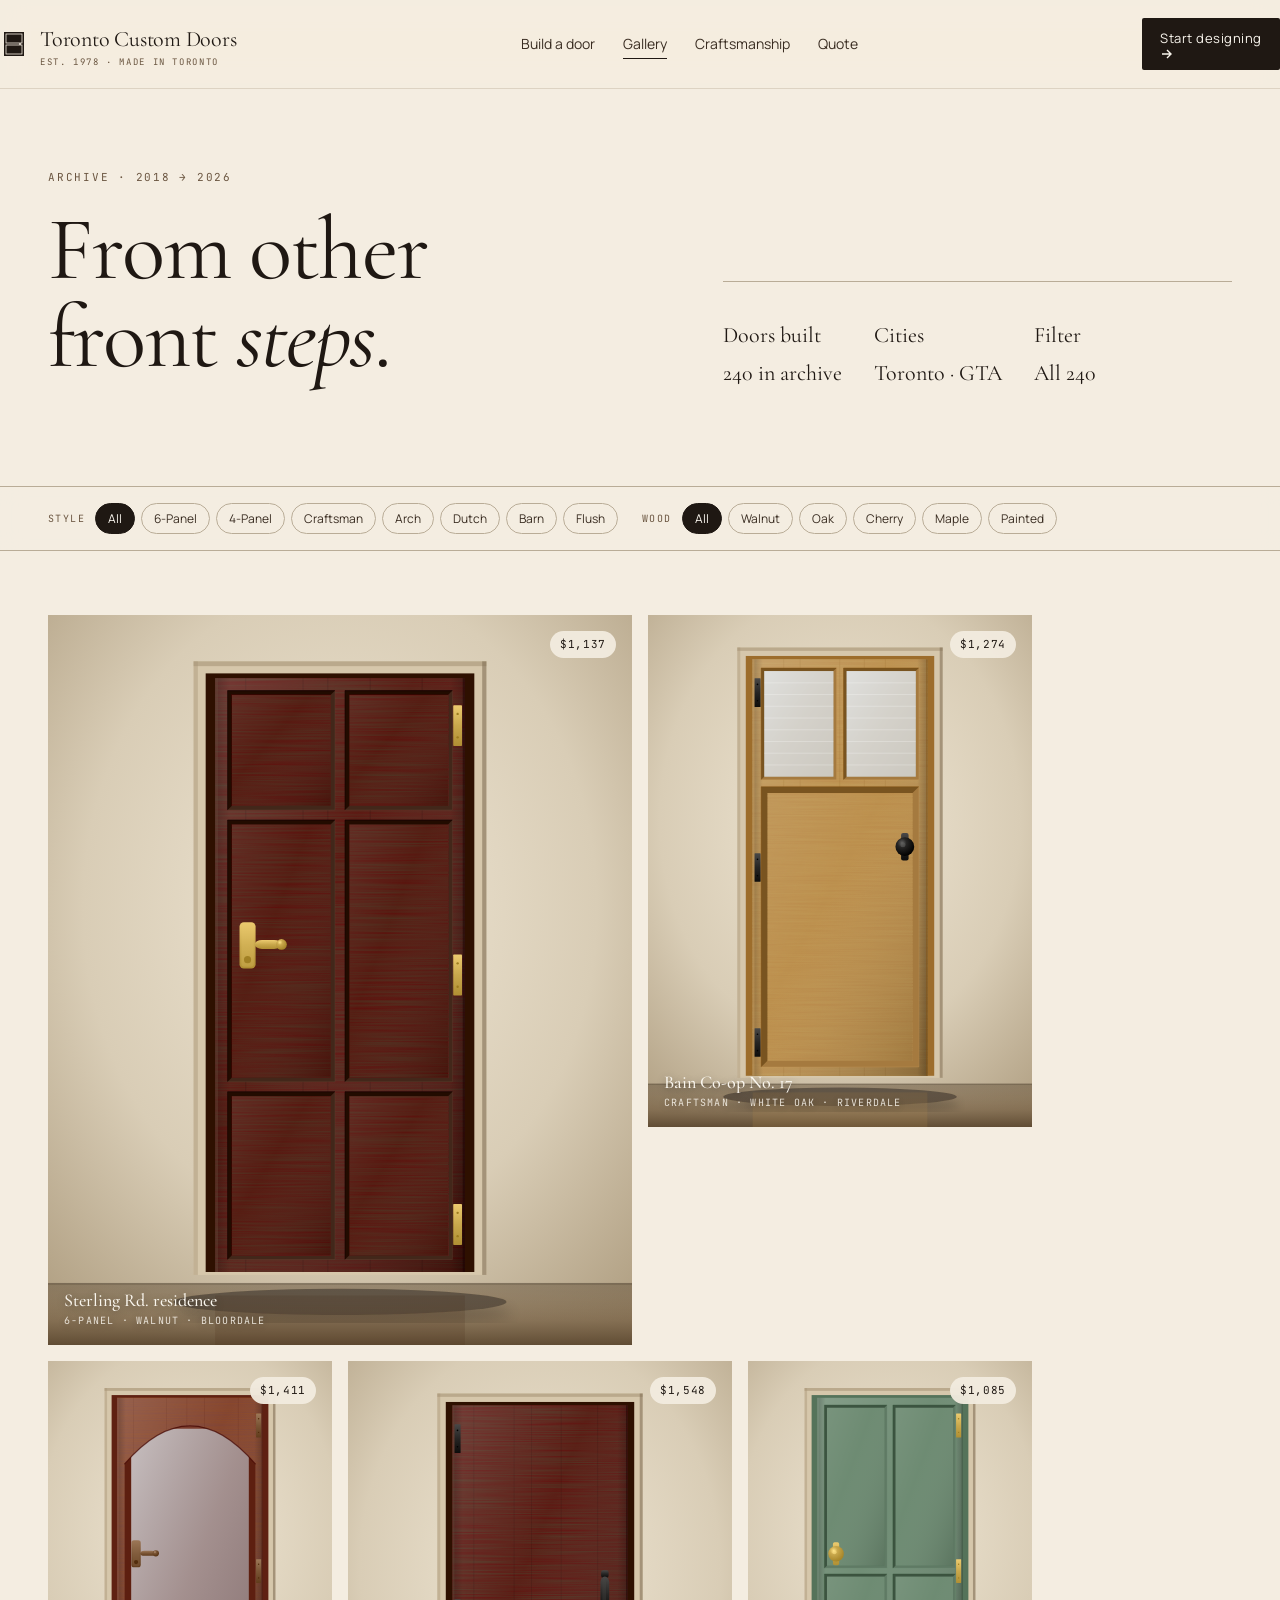
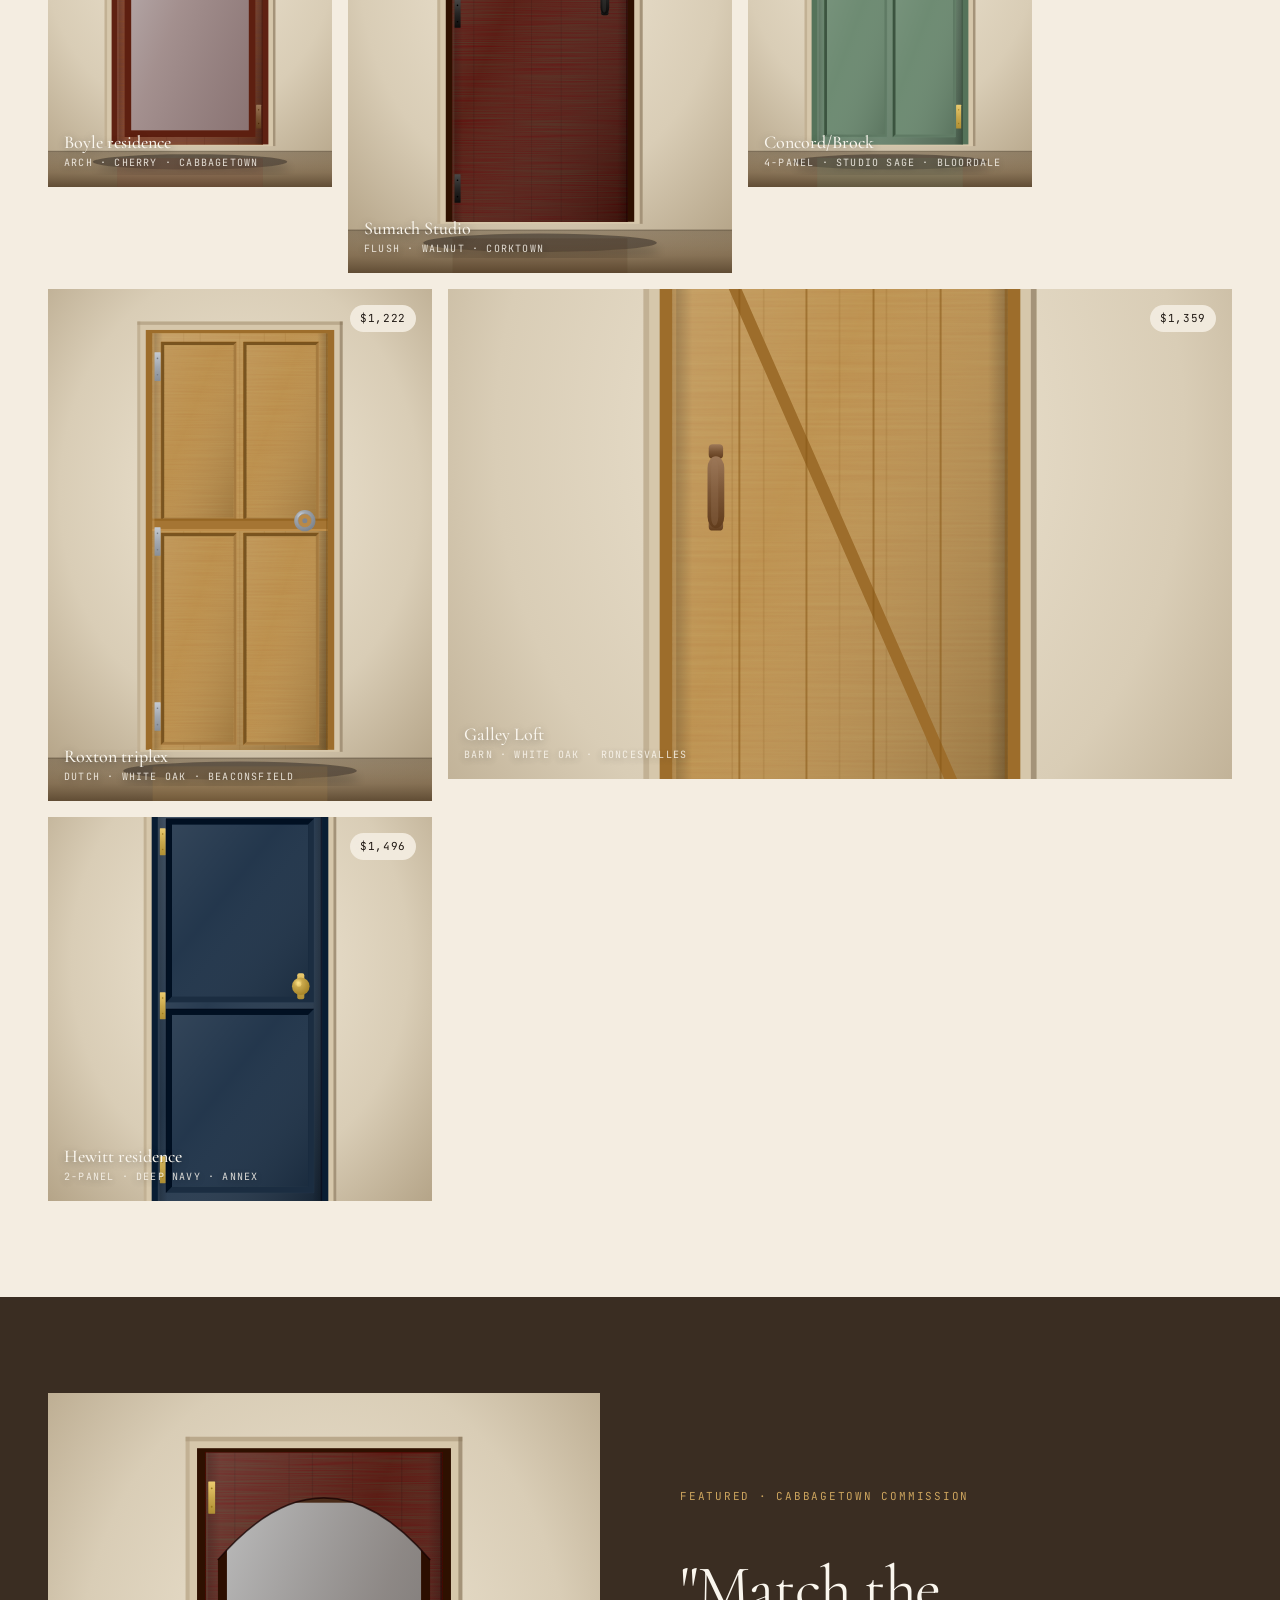
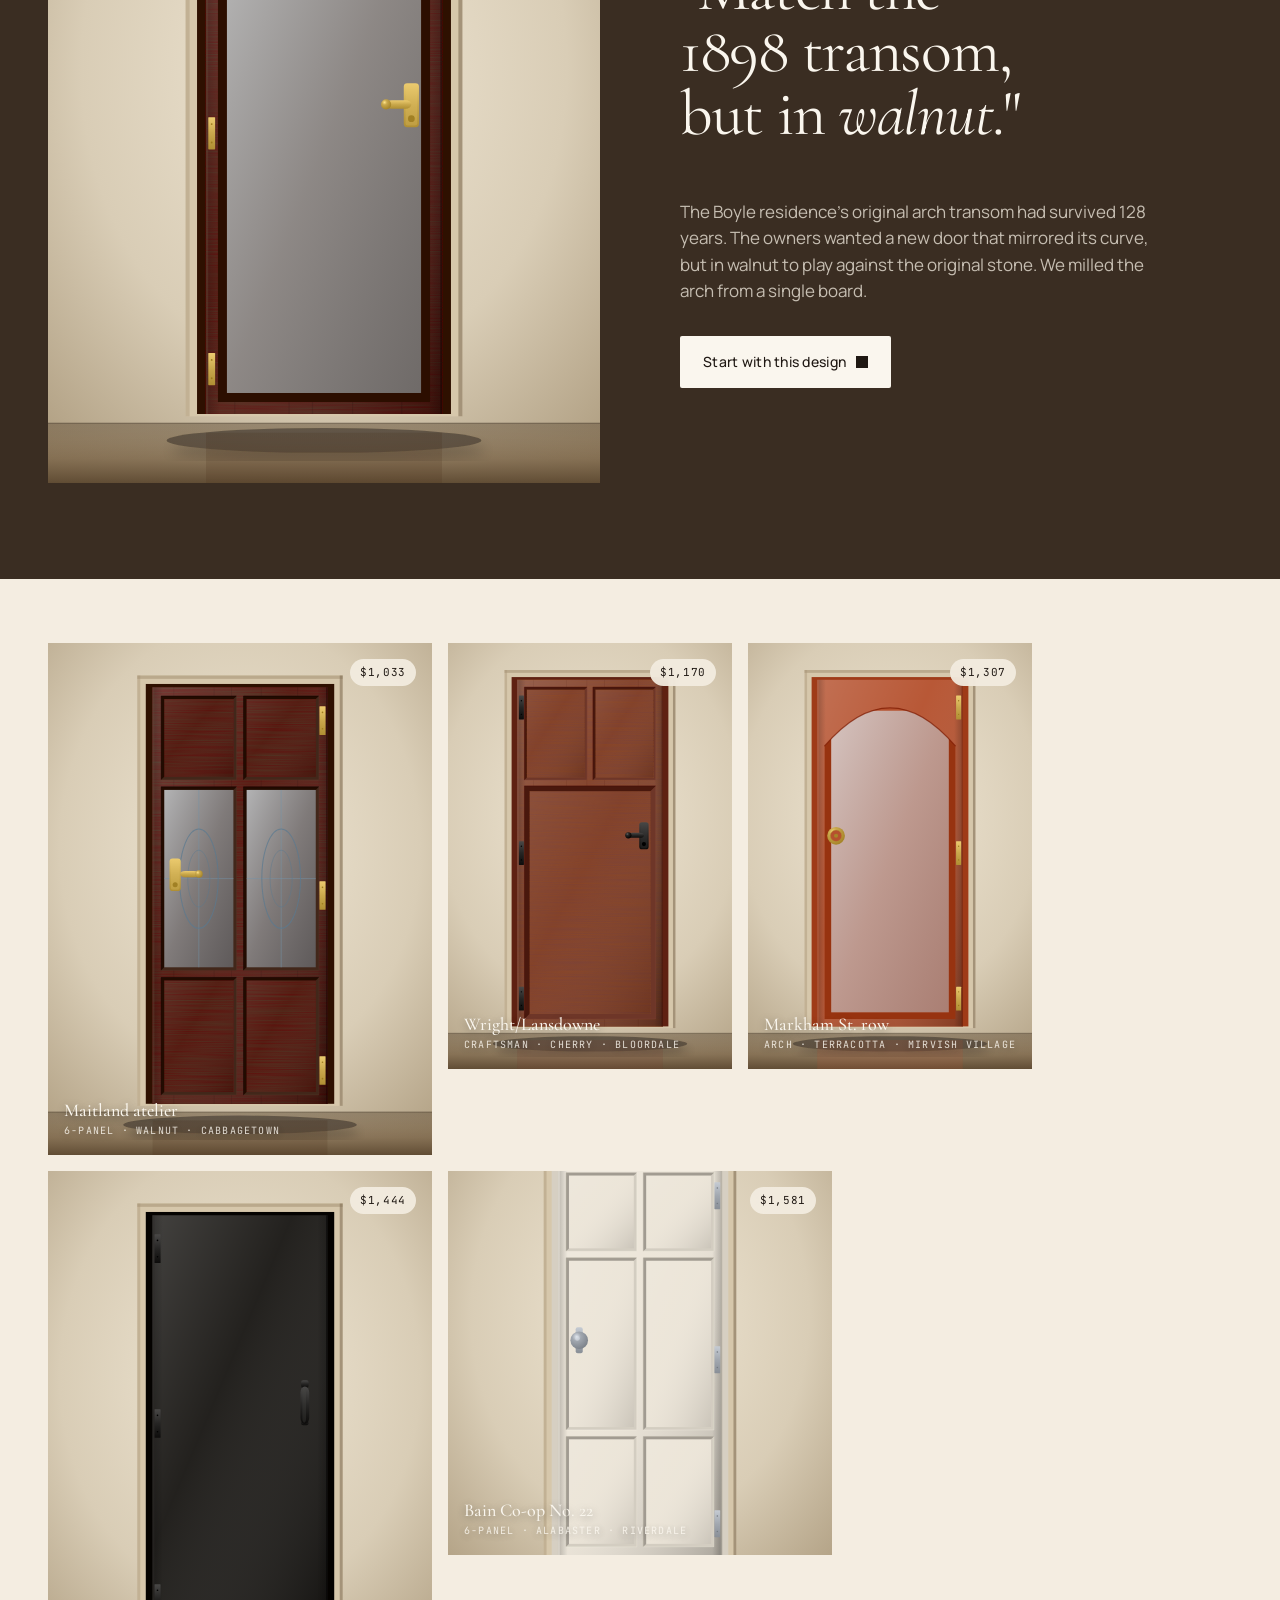
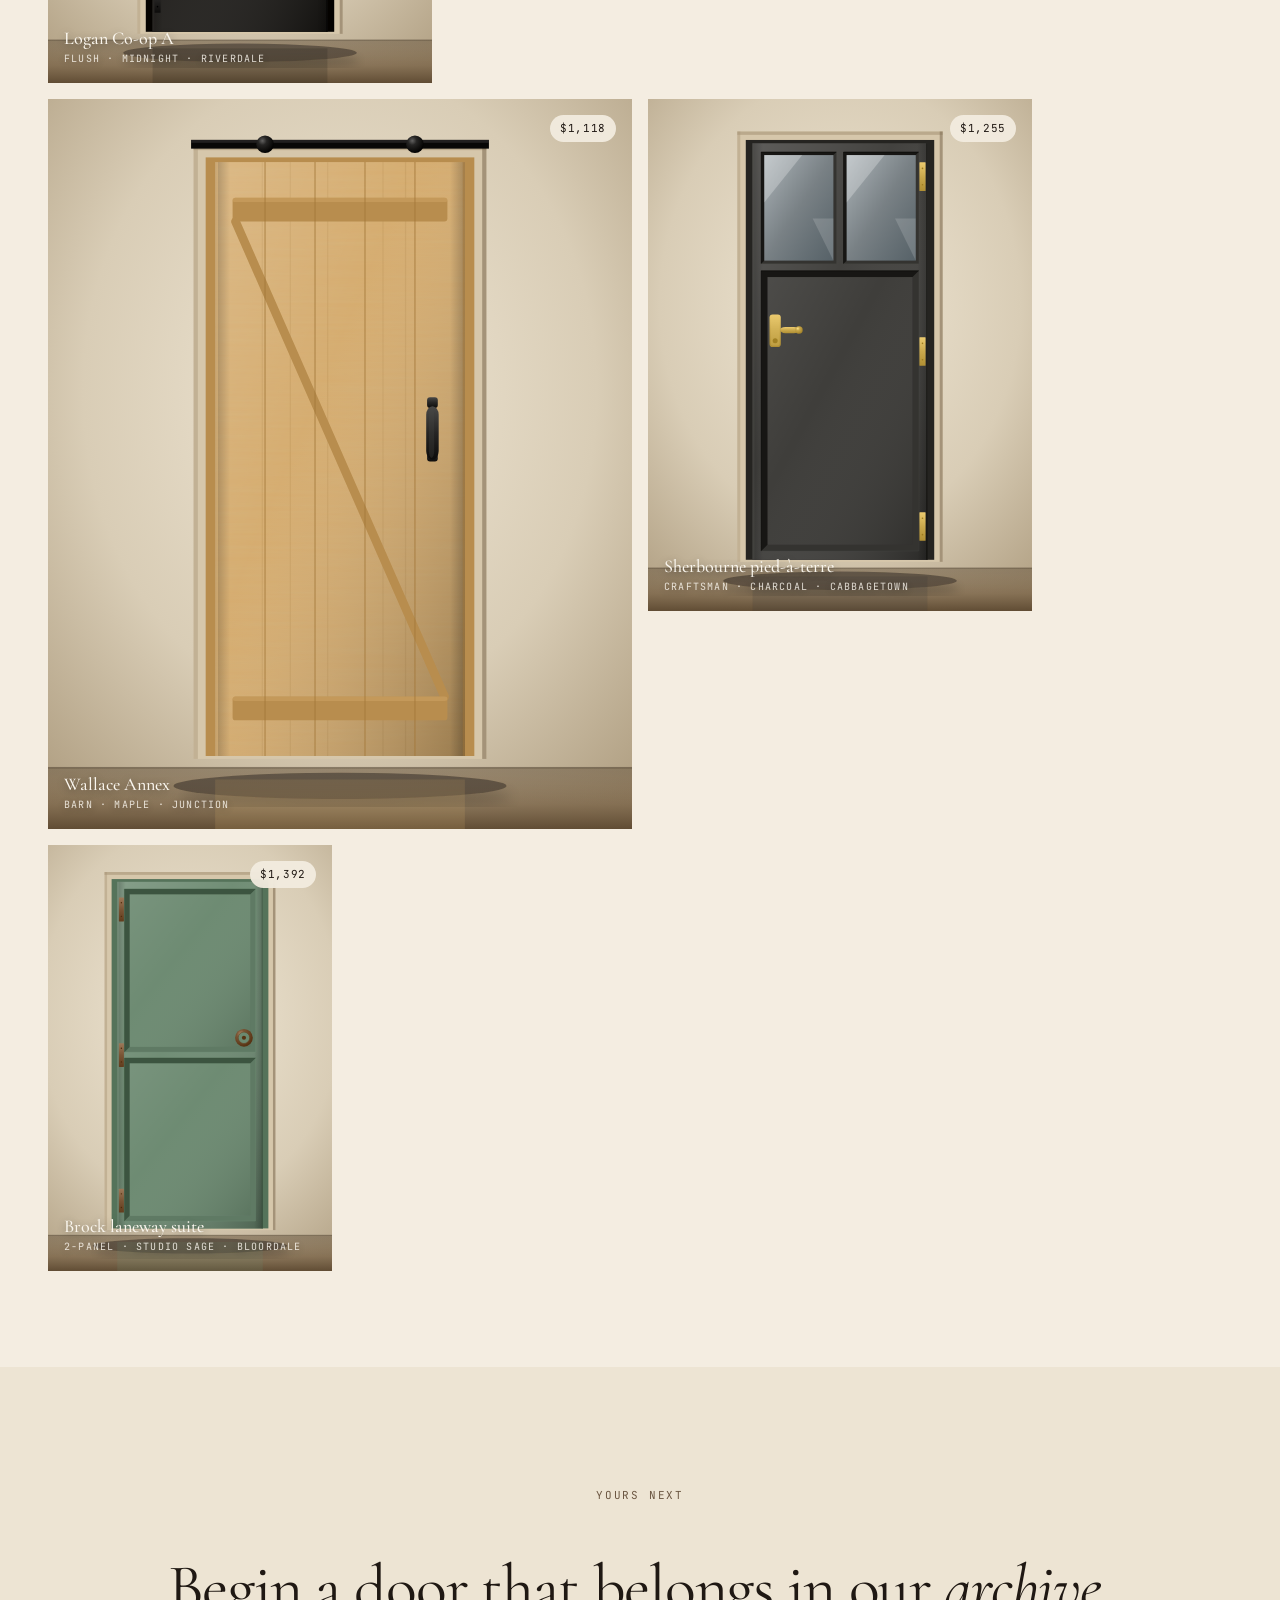
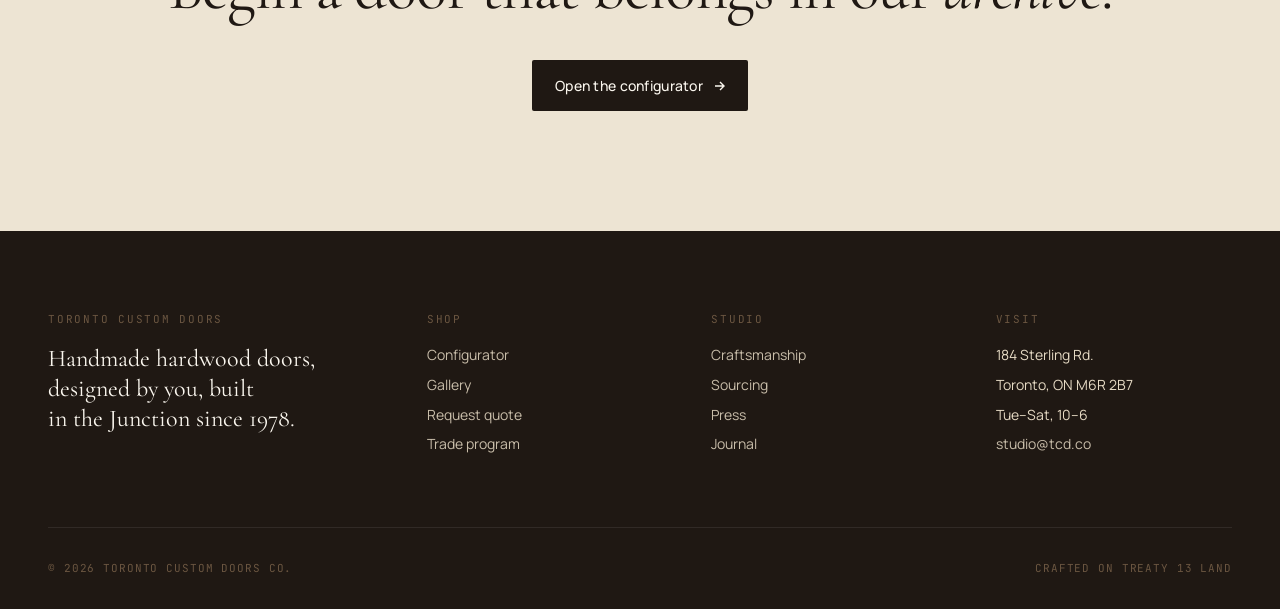
<file: gallery.html>
<!DOCTYPE html>
<html lang="en">
<head>
<meta charset="UTF-8" />
<meta name="viewport" content="width=device-width, initial-scale=1.0" />
<title>Gallery · Toronto Custom Doors</title>
<link rel="preconnect" href="https://fonts.googleapis.com" />
<link rel="preconnect" href="https://fonts.gstatic.com" crossorigin />
<link href="https://fonts.googleapis.com/css2?family=Cormorant+Garamond:ital,wght@0,400;0,500;0,600;1,400;1,500&family=JetBrains+Mono:wght@400;500&family=Manrope:wght@300;400;500;600&display=swap" rel="stylesheet" />
<link rel="stylesheet" href="styles.css" />
<style>
  /* ── Gallery ─────────────────────────────────── */
  .gallery-hero {
    padding: 80px 0 48px;
  }
  .gallery-hero__head {
    display: grid;
    grid-template-columns: 1.2fr 1fr;
    gap: 64px;
    align-items: end;
    margin-bottom: 48px;
  }
  @media (max-width: 820px) { .gallery-hero__head { grid-template-columns: 1fr; gap: 24px; } }
  .gallery-hero h1 { margin: 0 0 8px; }
  .gallery-hero .meta {
    display: flex;
    gap: 32px;
    font-family: var(--mono);
    font-size: 11px;
    letter-spacing: 0.14em;
    text-transform: uppercase;
    color: var(--mocha);
    padding-top: 32px;
    border-top: 1px solid var(--stone);
  }
  .gallery-hero .meta div { font-family: var(--serif); font-size: 22px; color: var(--ink); letter-spacing: 0; text-transform: none; margin-top: 4px; }

  /* ── Filter bar ───────────────────────────────── */
  .filter-bar {
    position: sticky;
    top: 70px;
    z-index: 30;
    background: rgba(244, 237, 225, 0.92);
    backdrop-filter: blur(12px);
    border-top: 1px solid var(--stone);
    border-bottom: 1px solid var(--stone);
    padding: 16px 0;
  }
  .filter-bar__inner {
    display: flex;
    gap: 24px;
    align-items: center;
    overflow-x: auto;
  }
  .filter-group {
    display: flex;
    gap: 6px;
    align-items: center;
    flex-shrink: 0;
  }
  .filter-group__lbl {
    font-family: var(--mono);
    font-size: 10px;
    letter-spacing: 0.14em;
    text-transform: uppercase;
    color: var(--mocha);
    margin-right: 4px;
  }
  .filter-chip {
    padding: 6px 12px;
    border: 1px solid var(--stone);
    border-radius: 100px;
    font-size: 12px;
    background: transparent;
    cursor: pointer;
    color: var(--espresso);
    transition: all 0.15s;
    font-family: inherit;
    white-space: nowrap;
  }
  .filter-chip:hover { border-color: var(--ink); }
  .filter-chip.active {
    background: var(--ink);
    color: var(--paper);
    border-color: var(--ink);
  }

  /* ── Gallery grid ─────────────────────────────── */
  .gallery-grid {
    padding: 64px 0 96px;
    display: grid;
    grid-template-columns: repeat(12, 1fr);
    gap: 16px;
  }
  @media (max-width: 820px) { .gallery-grid { grid-template-columns: 1fr 1fr; gap: 12px; } }

  .gal {
    overflow: hidden;
    position: relative;
    background: var(--linen);
    cursor: pointer;
    transition: transform 0.3s;
  }
  .gal:hover { transform: translateY(-2px); }
  .gal svg { width: 100%; height: 100%; display: block; }
  .gal__meta {
    position: absolute;
    left: 16px;
    bottom: 16px;
    color: var(--paper);
    text-shadow: 0 2px 8px rgba(0,0,0,0.4);
  }
  .gal__name {
    font-family: var(--serif);
    font-size: 18px;
    font-weight: 500;
    line-height: 1.1;
    margin-bottom: 2px;
  }
  .gal__spec {
    font-family: var(--mono);
    font-size: 10px;
    letter-spacing: 0.12em;
    text-transform: uppercase;
    opacity: 0.85;
  }
  .gal__price {
    position: absolute;
    top: 16px;
    right: 16px;
    background: rgba(244, 237, 225, 0.92);
    backdrop-filter: blur(8px);
    padding: 5px 10px;
    border-radius: 100px;
    font-family: var(--mono);
    font-size: 11px;
    color: var(--ink);
    letter-spacing: 0.06em;
  }
  @media (min-width: 821px) {
    .gal--lg  { grid-column: span 6; aspect-ratio: 4 / 5; }
    .gal--md  { grid-column: span 4; aspect-ratio: 3 / 4; }
    .gal--sq  { grid-column: span 4; aspect-ratio: 1 / 1; }
    .gal--tall { grid-column: span 3; aspect-ratio: 2 / 3; }
    .gal--wide { grid-column: span 8; aspect-ratio: 16 / 10; }
  }
  @media (max-width: 820px) {
    .gal { aspect-ratio: 3 / 4; }
  }

  .gal--lifestyle .gal__inner {
    position: absolute; inset: 0;
    background-image: repeating-linear-gradient(135deg, rgba(31,24,19,0.06) 0 1px, transparent 1px 14px);
  }

  /* ── Section break ───────────────────────────── */
  .feature-break {
    background: var(--espresso);
    color: var(--linen);
    padding: 96px 0;
  }
  .feature-break .display { color: var(--paper); }
  .feature-break__grid {
    display: grid;
    grid-template-columns: 1fr 1fr;
    gap: 80px;
    align-items: center;
  }
  @media (max-width: 820px) { .feature-break__grid { grid-template-columns: 1fr; gap: 40px; } }
  .feature-break img, .feature-break svg {
    aspect-ratio: 4 / 5;
    width: 100%;
    background: var(--ink);
  }
  .feature-break p {
    color: rgba(244,237,225,0.75);
    margin: 24px 0 32px;
    max-width: 480px;
    font-size: 17px;
  }
  .feature-break .eyebrow { color: var(--brass); }

  /* ── Empty state when nothing matches ─────────── */
  .empty {
    grid-column: 1 / -1;
    padding: 80px 0;
    text-align: center;
    color: var(--mocha);
    font-family: var(--serif);
    font-size: 22px;
    font-style: italic;
  }
</style>
</head>
<body>

<div data-partial="nav" data-active="gallery"></div>

<section class="gallery-hero">
  <div class="wrap">
    <div class="gallery-hero__head">
      <div>
        <div class="eyebrow" style="margin-bottom:20px">Archive · 2018 → 2026</div>
        <h1 class="display">From other<br/>front <em>steps</em>.</h1>
      </div>
      <div class="meta">
        <div>
          <span style="display:block">Doors built</span>
          <div>240 in archive</div>
        </div>
        <div>
          <span style="display:block">Cities</span>
          <div>Toronto · GTA</div>
        </div>
        <div>
          <span style="display:block">Filter</span>
          <div id="filterCount">All</div>
        </div>
      </div>
    </div>
  </div>
</section>

<div class="filter-bar">
  <div class="wrap filter-bar__inner">
    <div class="filter-group">
      <span class="filter-group__lbl">Style</span>
      <button class="filter-chip active" data-filter-style="">All</button>
      <button class="filter-chip" data-filter-style="six-panel">6-Panel</button>
      <button class="filter-chip" data-filter-style="four-panel">4-Panel</button>
      <button class="filter-chip" data-filter-style="craftsman">Craftsman</button>
      <button class="filter-chip" data-filter-style="arch">Arch</button>
      <button class="filter-chip" data-filter-style="dutch">Dutch</button>
      <button class="filter-chip" data-filter-style="barn">Barn</button>
      <button class="filter-chip" data-filter-style="flush">Flush</button>
    </div>
    <div class="filter-group">
      <span class="filter-group__lbl">Wood</span>
      <button class="filter-chip active" data-filter-mat="">All</button>
      <button class="filter-chip" data-filter-mat="walnut">Walnut</button>
      <button class="filter-chip" data-filter-mat="oak">Oak</button>
      <button class="filter-chip" data-filter-mat="cherry">Cherry</button>
      <button class="filter-chip" data-filter-mat="maple">Maple</button>
      <button class="filter-chip" data-filter-mat="painted">Painted</button>
    </div>
  </div>
</div>

<div class="wrap">
  <div class="gallery-grid" id="grid">
    <!-- Filled by JS -->
  </div>
</div>

<section class="feature-break">
  <div class="wrap">
    <div class="feature-break__grid">
      <div>
        <svg id="featureSvg" viewBox="0 0 480 600" preserveAspectRatio="xMidYMid slice"></svg>
      </div>
      <div>
        <div class="eyebrow" style="margin-bottom:24px">Featured · Cabbagetown commission</div>
        <h2 class="display">"Match the<br/>1898 transom,<br/>but in <em>walnut</em>."</h2>
        <p>The Boyle residence's original arch transom had survived 128 years. The owners wanted a new door that mirrored its curve, but in walnut to play against the original stone. We milled the arch from a single board.</p>
        <a href="configurator.html?style=arch&mat=walnut" class="btn btn--light">
          Start with this design
          <svg class="arrow" viewBox="0 0 12 12" fill="none" stroke="currentColor" stroke-width="1.4"><path d="M2 6h8M7 2l4 4-4 4"/></svg>
        </a>
      </div>
    </div>
  </div>
</section>

<div class="wrap">
  <div class="gallery-grid" id="grid2"></div>
</div>

<section style="padding: 120px 0; text-align: center; background: var(--cream);">
  <div class="wrap">
    <div class="eyebrow" style="margin-bottom:24px">Yours next</div>
    <h2 class="display" style="margin-bottom:24px">Begin a door that belongs in our <em>archive</em>.</h2>
    <a href="configurator.html" class="btn btn--primary" style="margin-top: 16px;">
      Open the configurator
      <svg class="arrow" viewBox="0 0 12 12" fill="none" stroke="currentColor" stroke-width="1.4"><path d="M2 6h8M7 2l4 4-4 4"/></svg>
    </a>
  </div>
</section>

<div data-partial="footer"></div>

<script src="partials.js"></script>
<script src="door-render.js"></script>
<script>
const PORTFOLIO = [
  { id: 1, name: "Sterling Rd. residence", neighbourhood: "Bloordale", style: "six-panel",  mat: "walnut",     hw: "lever", fin: "brass",  glass: "none",       size: "lg"  },
  { id: 2, name: "Bain Co-op No. 17",     neighbourhood: "Riverdale", style: "craftsman",  mat: "oak",        hw: "knob",  fin: "mblack", glass: "frosted",   size: "md"  },
  { id: 3, name: "Boyle residence",       neighbourhood: "Cabbagetown", style: "arch",      mat: "cherry",     hw: "lever", fin: "bronze",  glass: "clear",     size: "tall"},
  { id: 4, name: "Sumach Studio",         neighbourhood: "Corktown",  style: "flush",      mat: "walnut",     hw: "bar",   fin: "mblack", glass: "none",      size: "md"  },
  { id: 5, name: "Concord/Brock",         neighbourhood: "Bloordale", style: "four-panel", mat: "sage",       hw: "knob",  fin: "brass",  glass: "none",      size: "tall"},
  { id: 6, name: "Roxton triplex",        neighbourhood: "Beaconsfield", style: "dutch",   mat: "oak",        hw: "ring",  fin: "nickel", glass: "clear",     size: "md"  },
  { id: 7, name: "Galley Loft",           neighbourhood: "Roncesvalles", style: "barn",    mat: "oak",        hw: "bar",   fin: "bronze", glass: "none",      size: "wide"},
  { id: 8, name: "Hewitt residence",      neighbourhood: "Annex",     style: "two-panel",  mat: "navy",       hw: "knob",  fin: "brass",  glass: "none",      size: "sq"  },
  { id: 9, name: "Maitland atelier",      neighbourhood: "Cabbagetown", style: "six-panel",mat: "walnut",     hw: "lever", fin: "brass",  glass: "decorative",size: "md"  },
  { id: 10,name: "Wright/Lansdowne",      neighbourhood: "Bloordale", style: "craftsman",  mat: "cherry",     hw: "lever", fin: "mblack", glass: "none",      size: "tall"},
  { id: 11,name: "Markham St. row",       neighbourhood: "Mirvish Village", style: "arch", mat: "terracotta", hw: "ring",  fin: "brass",  glass: "frosted",   size: "tall"},
  { id: 12,name: "Logan Co-op A",         neighbourhood: "Riverdale", style: "flush",      mat: "black",      hw: "bar",   fin: "mblack", glass: "none",      size: "md"  },
  { id: 13,name: "Bain Co-op No. 22",     neighbourhood: "Riverdale", style: "six-panel",  mat: "white",      hw: "knob",  fin: "nickel", glass: "none",      size: "sq"  },
  { id: 14,name: "Wallace Annex",         neighbourhood: "Junction",  style: "barn",       mat: "maple",      hw: "bar",   fin: "mblack", glass: "none",      size: "lg"  },
  { id: 15,name: "Sherbourne pied-à-terre",neighbourhood: "Cabbagetown", style: "craftsman", mat: "charcoal", hw: "lever", fin: "brass",  glass: "clear",     size: "md"  },
  { id: 16,name: "Brock laneway suite",   neighbourhood: "Bloordale", style: "two-panel",  mat: "sage",       hw: "ring",  fin: "bronze", glass: "none",      size: "tall"},
];

const MATERIAL_META = {
  walnut: "Walnut", oak: "White Oak", cherry: "Cherry", maple: "Maple",
  white: "Alabaster", black: "Midnight", navy: "Deep Navy",
  sage: "Studio Sage", terracotta: "Terracotta", charcoal: "Charcoal",
};
const PAINT_IDS = ["white","black","navy","sage","terracotta","charcoal"];
const STYLE_META = {
  "flush":"Flush","two-panel":"2-Panel","four-panel":"4-Panel","six-panel":"6-Panel",
  "craftsman":"Craftsman","arch":"Arch","dutch":"Dutch","barn":"Barn",
};

// Pricing rough estimate
function estPrice(d) {
  return 1000 + Math.round(((d.id * 137) % 600));
}

let activeStyle = "";
let activeMat = "";

function matches(d) {
  if (activeStyle && d.style !== activeStyle) return false;
  if (activeMat) {
    if (activeMat === "painted") return PAINT_IDS.includes(d.mat);
    return d.mat === activeMat;
  }
  return true;
}

function renderGrid() {
  const filtered = PORTFOLIO.filter(matches);
  document.getElementById("filterCount").textContent =
    (!activeStyle && !activeMat) ? "All 240" : `${filtered.length} matches`;

  const grids = [
    { el: document.getElementById("grid"),  list: filtered.slice(0, 8) },
    { el: document.getElementById("grid2"), list: filtered.slice(8) },
  ];

  grids.forEach(g => {
    if (filtered.length === 0 && g === grids[0]) {
      g.el.innerHTML = '<div class="empty">No doors match these filters. <a href="#" onclick="document.querySelectorAll(\'.filter-chip[data-filter-style=\\\'\\\']\')[0].click(); return false;" style="color:var(--mocha); text-decoration: underline;">Clear filters?</a></div>';
      return;
    }
    g.el.innerHTML = g.list.map(d => `
      <div class="gal gal--${d.size}" onclick="window.location.href='configurator.html?style=${d.style}&mat=${d.mat}&hw=${d.hw}&fin=${d.fin}&glass=${d.glass}'">
        <svg viewBox="0 0 400 500" preserveAspectRatio="xMidYMid slice">${window.renderDoorScene({
          doorStyle: d.style, mat: d.mat, hwStyle: d.hw, hwFinish: d.fin,
          glass: d.glass, hingeLeft: (d.id % 2 === 0), scene: "studio", w: 400, h: 500
        })}</svg>
        <span class="gal__price">$${estPrice(d).toLocaleString()}</span>
        <div class="gal__meta">
          <div class="gal__name">${d.name}</div>
          <div class="gal__spec">${STYLE_META[d.style]} · ${MATERIAL_META[d.mat]} · ${d.neighbourhood}</div>
        </div>
      </div>
    `).join("");
  });
}

// Filter chip handling
document.querySelectorAll(".filter-chip").forEach(chip => {
  chip.addEventListener("click", () => {
    const group = chip.dataset.filterStyle !== undefined ? "style" : "mat";
    const value = chip.dataset.filterStyle !== undefined ? chip.dataset.filterStyle : chip.dataset.filterMat;
    if (group === "style") activeStyle = value;
    else activeMat = value;
    // toggle active class within group
    const sel = group === "style" ? "[data-filter-style]" : "[data-filter-mat]";
    document.querySelectorAll(".filter-chip" + sel).forEach(c => c.classList.remove("active"));
    chip.classList.add("active");
    renderGrid();
  });
});

// Feature SVG
document.addEventListener("DOMContentLoaded", () => {
  const fsv = document.getElementById("featureSvg");
  if (fsv) fsv.innerHTML = window.renderDoorScene({
    doorStyle: "arch", mat: "walnut", hwStyle: "lever",
    hwFinish: "brass", glass: "clear", hingeLeft: true,
    scene: "studio", w: 480, h: 600,
  });
  renderGrid();
});
</script>

</body>
</html>
</file>
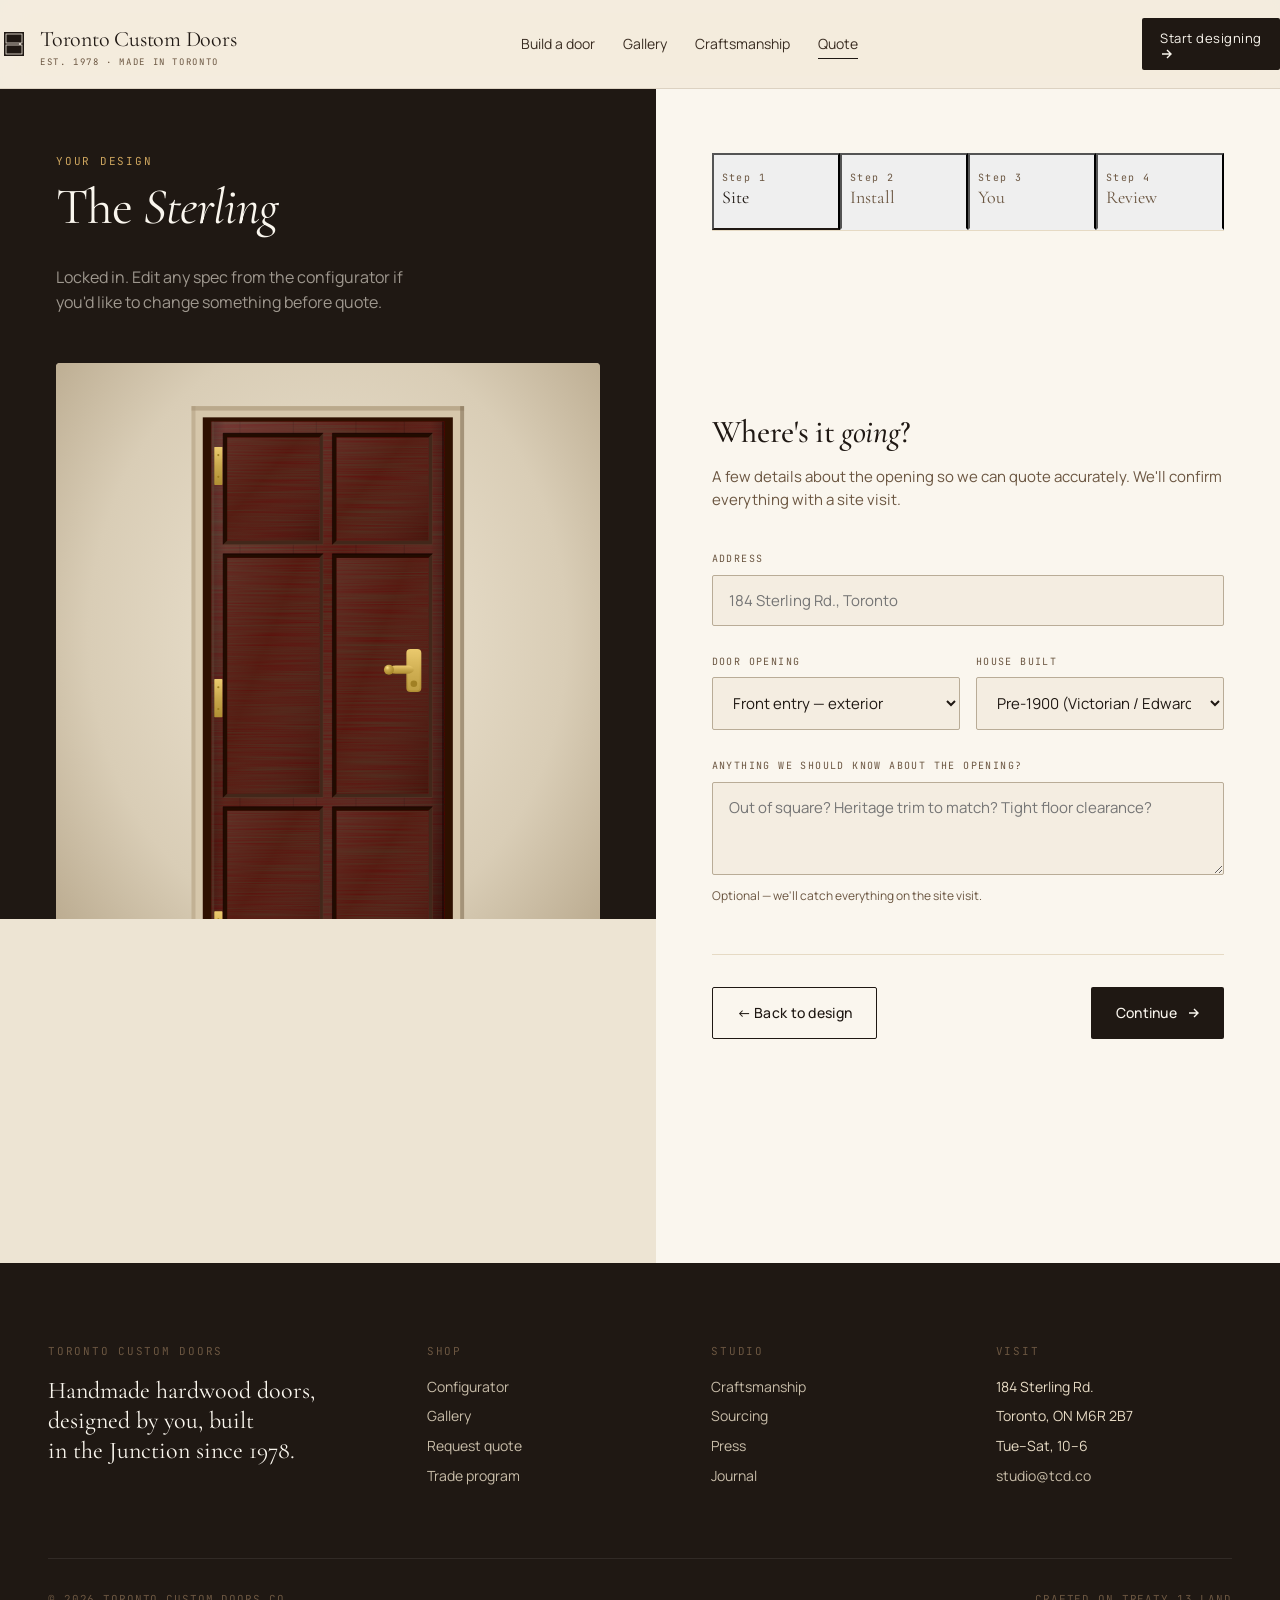
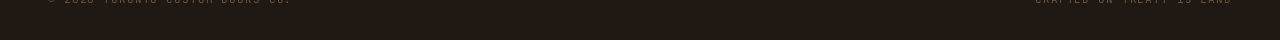
<file: quote.html>
<!DOCTYPE html>
<html lang="en">
<head>
<meta charset="UTF-8" />
<meta name="viewport" content="width=device-width, initial-scale=1.0" />
<title>Request a quote · Toronto Custom Doors</title>
<link rel="preconnect" href="https://fonts.googleapis.com" />
<link rel="preconnect" href="https://fonts.gstatic.com" crossorigin />
<link href="https://fonts.googleapis.com/css2?family=Cormorant+Garamond:ital,wght@0,400;0,500;0,600;1,400;1,500&family=JetBrains+Mono:wght@400;500&family=Manrope:wght@300;400;500;600&display=swap" rel="stylesheet" />
<link rel="stylesheet" href="styles.css" />
<style>
  body { background: var(--cream); }

  .quote-page {
    display: grid;
    grid-template-columns: 1.05fr 1fr;
    min-height: calc(100vh - 70px);
  }
  @media (max-width: 1000px) { .quote-page { grid-template-columns: 1fr; } }

  /* ── Side: configuration summary ─────────────── */
  .quote-aside {
    background: var(--ink);
    color: var(--linen);
    padding: 64px 56px;
    position: sticky;
    top: 70px;
    height: calc(100vh - 70px);
    overflow-y: auto;
  }
  @media (max-width: 1000px) { .quote-aside { position: relative; top: 0; height: auto; padding: 48px 24px; } }
  .quote-aside .eyebrow { color: var(--brass); }
  .quote-aside h1 {
    font-family: var(--serif);
    font-size: clamp(36px, 4vw, 56px);
    font-weight: 400;
    line-height: 1;
    margin: 12px 0 32px;
    color: var(--paper);
    letter-spacing: -0.02em;
  }
  .quote-aside h1 em { font-style: italic; }
  .quote-aside .sub { color: rgba(244,237,225,0.6); max-width: 380px; }

  .quote-preview {
    margin: 48px 0;
    aspect-ratio: 4 / 5;
    background: radial-gradient(circle at 50% 40%, #EFE6D4 0%, #D9CDB6 55%, #A89678 100%);
    border-radius: 4px;
    overflow: hidden;
  }
  .quote-preview svg { width: 100%; height: 100%; display: block; }

  .quote-summary { margin-bottom: 32px; }
  .quote-summary .name {
    font-family: var(--serif);
    font-size: 28px;
    font-weight: 500;
    margin: 0 0 4px;
  }
  .quote-summary .style {
    color: rgba(244,237,225,0.55);
    font-size: 13px;
    margin-bottom: 24px;
  }
  .quote-summary .row {
    display: flex;
    justify-content: space-between;
    padding: 8px 0;
    border-bottom: 1px solid rgba(244,237,225,0.08);
    font-size: 13px;
  }
  .quote-summary .k {
    font-family: var(--mono);
    font-size: 11px;
    letter-spacing: 0.1em;
    text-transform: uppercase;
    color: rgba(244,237,225,0.55);
  }
  .quote-summary .v { color: var(--paper); }

  .quote-totals {
    margin-top: 24px;
    padding-top: 24px;
    border-top: 1px solid rgba(244,237,225,0.16);
  }
  .quote-totals .grand {
    margin-top: 16px;
    padding-top: 16px;
    border-top: 1px solid rgba(244,237,225,0.16);
    display: flex;
    justify-content: space-between;
    align-items: baseline;
    flex-wrap: wrap;
    gap: 8px;
  }
  .quote-totals .grand .lbl {
    font-family: var(--mono);
    font-size: 11px;
    letter-spacing: 0.14em;
    text-transform: uppercase;
    color: rgba(244,237,225,0.6);
  }
  .quote-totals .grand .amt {
    font-family: var(--serif);
    font-size: clamp(28px, 3vw, 40px);
    color: var(--paper);
    letter-spacing: -0.02em;
    line-height: 1;
    white-space: nowrap;
  }
  .quote-totals .line {
    display: flex;
    justify-content: space-between;
    gap: 12px;
    font-size: 13px;
    padding: 6px 0;
    color: rgba(244,237,225,0.7);
  }
  .quote-totals .line span:first-child { flex-shrink: 0; }
  .quote-totals .line span:last-child { white-space: nowrap; }
  .edit-link {
    margin-top: 24px;
    display: inline-flex;
    align-items: center;
    gap: 8px;
    color: var(--brass);
    font-size: 13px;
    border-bottom: 1px solid var(--brass);
    padding-bottom: 2px;
    text-decoration: none;
  }
  .edit-link svg { width: 12px; height: 12px; }

  /* ── Main: form ───────────────────────────── */
  .quote-form {
    padding: 64px 56px 96px;
    background: var(--paper);
  }
  @media (max-width: 1000px) { .quote-form { padding: 48px 24px 64px; } }

  .form-steps {
    display: flex;
    gap: 0;
    margin-bottom: 48px;
    border-bottom: 1px solid var(--linen);
  }
  .form-step {
    flex: 1;
    padding: 16px 8px 20px;
    border-bottom: 2px solid transparent;
    cursor: pointer;
    transition: all 0.2s;
    text-align: left;
  }
  .form-step.active {
    border-bottom-color: var(--ink);
  }
  .form-step.done {
    border-bottom-color: var(--mocha);
  }
  .form-step .num {
    font-family: var(--mono);
    font-size: 10px;
    letter-spacing: 0.14em;
    color: var(--mocha);
    display: flex;
    align-items: center;
    gap: 8px;
  }
  .form-step.done .num::after {
    content: "✓";
    color: var(--sage);
    font-size: 12px;
  }
  .form-step .lbl {
    font-family: var(--serif);
    font-size: 18px;
    color: var(--mocha);
    margin-top: 4px;
    line-height: 1.1;
  }
  .form-step.active .lbl,
  .form-step.done .lbl { color: var(--ink); }

  .form-panel { display: none; }
  .form-panel.active { display: block; animation: fadeIn 0.3s; }
  @keyframes fadeIn { from { opacity: 0; transform: translateY(8px);} to { opacity: 1; transform: translateY(0);} }

  .form-panel h2 {
    font-family: var(--serif);
    font-size: 32px;
    font-weight: 500;
    margin: 0 0 8px;
    letter-spacing: -0.01em;
  }
  .form-panel h2 em { font-style: italic; }
  .form-panel .intro {
    color: var(--mocha);
    margin: 0 0 40px;
    font-size: 15px;
  }

  .field { margin-bottom: 28px; }
  .field-row { display: grid; grid-template-columns: 1fr 1fr; gap: 16px; }
  @media (max-width: 600px) { .field-row { grid-template-columns: 1fr; } }
  .field label {
    display: block;
    font-family: var(--mono);
    font-size: 10px;
    letter-spacing: 0.14em;
    text-transform: uppercase;
    color: var(--mocha);
    margin-bottom: 8px;
  }
  .field input, .field textarea, .field select {
    width: 100%;
    padding: 14px 16px;
    border: 1px solid var(--stone);
    background: var(--bone);
    font-family: var(--sans);
    font-size: 15px;
    color: var(--ink);
    border-radius: 2px;
    transition: border-color 0.15s, background 0.15s;
  }
  .field input:focus, .field textarea:focus, .field select:focus {
    outline: none;
    border-color: var(--ink);
    background: var(--paper);
  }
  .field input.error, .field textarea.error {
    border-color: var(--rust);
  }
  .field .helper {
    font-size: 12px;
    color: var(--mocha);
    margin-top: 6px;
  }
  .field .err {
    font-size: 12px;
    color: var(--rust);
    margin-top: 6px;
    display: none;
  }
  .field.invalid .err { display: block; }

  /* Radio cards */
  .radio-cards {
    display: grid;
    grid-template-columns: 1fr 1fr;
    gap: 12px;
  }
  @media (max-width: 600px) { .radio-cards { grid-template-columns: 1fr; } }
  .radio-card {
    border: 1px solid var(--stone);
    padding: 20px;
    cursor: pointer;
    transition: all 0.15s;
    border-radius: 2px;
    background: var(--bone);
    display: flex;
    gap: 12px;
    align-items: flex-start;
  }
  .radio-card:hover { border-color: var(--mocha); }
  .radio-card.selected {
    border-color: var(--ink);
    box-shadow: 0 0 0 1px var(--ink) inset;
    background: var(--paper);
  }
  .radio-card__check {
    width: 18px; height: 18px;
    border: 1.5px solid var(--stone);
    border-radius: 50%;
    flex-shrink: 0;
    margin-top: 2px;
    position: relative;
  }
  .radio-card.selected .radio-card__check {
    border-color: var(--ink);
    background: var(--ink);
  }
  .radio-card.selected .radio-card__check::after {
    content: "";
    position: absolute;
    inset: 4px;
    background: var(--paper);
    border-radius: 50%;
  }
  .radio-card__title {
    font-family: var(--serif);
    font-size: 18px;
    font-weight: 500;
    margin: 0 0 4px;
  }
  .radio-card__desc {
    font-size: 13px;
    color: var(--mocha);
    margin: 0 0 6px;
    line-height: 1.45;
  }
  .radio-card__price {
    font-family: var(--mono);
    font-size: 11px;
    color: var(--ink);
    letter-spacing: 0.06em;
  }

  /* Step nav */
  .form-actions {
    display: flex;
    justify-content: space-between;
    gap: 12px;
    margin-top: 48px;
    padding-top: 32px;
    border-top: 1px solid var(--linen);
  }
  .form-actions .btn { padding: 14px 24px; }

  /* Success state */
  .success-panel {
    text-align: center;
    padding: 48px 24px;
  }
  .success-panel .check {
    width: 72px; height: 72px;
    background: var(--sage);
    border-radius: 50%;
    margin: 0 auto 24px;
    display: flex; align-items: center; justify-content: center;
    color: var(--paper);
  }
  .success-panel .check svg { width: 36px; height: 36px; }
  .success-panel h2 { margin-bottom: 16px; }
  .success-panel .next-steps {
    margin: 48px auto 0;
    max-width: 460px;
    text-align: left;
    background: var(--bone);
    border: 1px solid var(--linen);
    padding: 24px;
    border-radius: 2px;
  }
  .success-panel .next-steps h3 {
    font-family: var(--mono);
    font-size: 11px;
    letter-spacing: 0.14em;
    text-transform: uppercase;
    color: var(--mocha);
    margin: 0 0 16px;
    font-weight: 400;
  }
  .success-panel .next-steps li {
    display: flex;
    gap: 12px;
    padding: 10px 0;
    border-bottom: 1px dotted var(--linen);
    font-size: 14px;
    align-items: flex-start;
  }
  .success-panel .next-steps li:last-child { border: 0; }
  .success-panel .next-steps li .day {
    flex-shrink: 0;
    font-family: var(--mono);
    font-size: 10px;
    letter-spacing: 0.14em;
    text-transform: uppercase;
    color: var(--mocha);
    min-width: 64px;
    padding-top: 2px;
  }

  /* QR code box for AR */
  .qr-card {
    margin-top: 28px;
    background: var(--bone);
    border: 1px solid var(--linen);
    padding: 24px;
    display: flex;
    gap: 20px;
    align-items: center;
  }
  .qr-box {
    width: 80px;
    height: 80px;
    background: var(--ink);
    color: var(--paper);
    display: flex;
    align-items: center;
    justify-content: center;
    flex-shrink: 0;
    border-radius: 2px;
    position: relative;
  }
  .qr-box svg { width: 60px; height: 60px; }
  .qr-card h3 {
    font-family: var(--serif);
    font-size: 18px;
    margin: 0 0 4px;
    font-weight: 500;
  }
  .qr-card p {
    font-size: 13px;
    color: var(--mocha);
    margin: 0;
  }
</style>
</head>
<body>

<div data-partial="nav" data-active="quote"></div>

<div class="quote-page">

  <!-- ── Aside: door + summary ──────────────────── -->
  <aside class="quote-aside">
    <div class="eyebrow">Your design</div>
    <h1>The <em id="doorName">Sterling</em></h1>
    <p class="sub">Locked in. Edit any spec from the configurator if you'd like to change something before quote.</p>

    <div class="quote-preview">
      <svg id="quotePreview" viewBox="0 0 400 500" preserveAspectRatio="xMidYMid slice"></svg>
    </div>

    <div class="quote-summary" id="quoteSummary"></div>

    <div class="quote-totals">
      <div class="line"><span>Door</span><span id="basePrice">$1,199</span></div>
      <div class="line"><span>Site measure</span><span>$120</span></div>
      <div class="line"><span>White-glove install</span><span id="installPrice">$480</span></div>
      <div class="line"><span>HST (13%)</span><span id="tax">$233</span></div>
      <div class="grand">
        <span class="lbl">Quote total</span>
        <span class="amt" id="grandTotal">$2,032</span>
      </div>
    </div>

    <a href="configurator.html" class="edit-link" id="editLink">
      <svg viewBox="0 0 12 12" fill="none" stroke="currentColor" stroke-width="1.4"><path d="M2 9l7-7 1 1-7 7-1.5.5z"/></svg>
      Edit configuration
    </a>
  </aside>

  <!-- ── Main: form ────────────────────────────── -->
  <main class="quote-form">
    <div class="form-steps">
      <button class="form-step active" data-step="1">
        <div class="num">Step 1</div>
        <div class="lbl">Site</div>
      </button>
      <button class="form-step" data-step="2">
        <div class="num">Step 2</div>
        <div class="lbl">Install</div>
      </button>
      <button class="form-step" data-step="3">
        <div class="num">Step 3</div>
        <div class="lbl">You</div>
      </button>
      <button class="form-step" data-step="4">
        <div class="num">Step 4</div>
        <div class="lbl">Review</div>
      </button>
    </div>

    <!-- Step 1: Site -->
    <section class="form-panel active" data-panel="1">
      <h2>Where's it <em>going</em>?</h2>
      <p class="intro">A few details about the opening so we can quote accurately. We'll confirm everything with a site visit.</p>

      <div class="field">
        <label for="address">Address</label>
        <input type="text" id="address" placeholder="184 Sterling Rd., Toronto"/>
        <div class="err">Please enter the install address.</div>
      </div>

      <div class="field-row">
        <div class="field">
          <label for="opening">Door opening</label>
          <select id="opening">
            <option>Front entry — exterior</option>
            <option>Interior — bedroom / study</option>
            <option>Interior — pantry / closet</option>
            <option>Interior — passage</option>
            <option>Other / not sure</option>
          </select>
        </div>
        <div class="field">
          <label for="year">House built</label>
          <select id="year">
            <option>Pre-1900 (Victorian / Edwardian)</option>
            <option>1900–1940 (Pre-war)</option>
            <option>1940–1980</option>
            <option>1980–2010</option>
            <option>2010+</option>
            <option>Not sure</option>
          </select>
        </div>
      </div>

      <div class="field">
        <label for="notes">Anything we should know about the opening?</label>
        <textarea id="notes" rows="3" placeholder="Out of square? Heritage trim to match? Tight floor clearance?"></textarea>
        <div class="helper">Optional — we'll catch everything on the site visit.</div>
      </div>

      <div class="form-actions">
        <a href="configurator.html" class="btn btn--ghost">← Back to design</a>
        <button class="btn btn--primary" onclick="goToStep(2)">Continue
          <svg class="arrow" viewBox="0 0 12 12" fill="none" stroke="currentColor" stroke-width="1.4"><path d="M2 6h8M7 2l4 4-4 4"/></svg>
        </button>
      </div>
    </section>

    <!-- Step 2: Install -->
    <section class="form-panel" data-panel="2">
      <h2>How would you like it <em>delivered</em>?</h2>
      <p class="intro">All doors include site measurement. Install is optional but recommended — we know how to hang our own doors.</p>

      <div class="radio-cards" id="installCards">
        <button class="radio-card selected" data-install="white-glove" data-price="480">
          <span class="radio-card__check"></span>
          <div>
            <h3 class="radio-card__title">White-glove install</h3>
            <p class="radio-card__desc">Our crew comes, hangs the door, mortises the hinges and strike, and walks you through care and maintenance.</p>
            <span class="radio-card__price">+ $480 · GTA only</span>
          </div>
        </button>
        <button class="radio-card" data-install="dropoff" data-price="0">
          <span class="radio-card__check"></span>
          <div>
            <h3 class="radio-card__title">Doorstep delivery</h3>
            <p class="radio-card__desc">We pre-fit hardware in the shop, drop the door at your address, and hand off to your contractor.</p>
            <span class="radio-card__price">Included · You'll need a hangmaker</span>
          </div>
        </button>
      </div>

      <div class="field" style="margin-top: 32px;">
        <label>Preferred install window</label>
        <div class="field-row">
          <input type="month" id="month" min="2026-06" max="2027-12" value="2026-09"/>
          <select id="urgency">
            <option>Flexible — just want the right door</option>
            <option>Tied to a renovation milestone</option>
            <option>Tied to a sale / closing</option>
            <option>Gift — has to land by a date</option>
          </select>
        </div>
        <div class="helper">Lead time is 12 weeks from deposit; rush jobs add 30% but cap at 8 weeks.</div>
      </div>

      <div class="qr-card">
        <div class="qr-box">
          <svg viewBox="0 0 60 60" fill="currentColor">
            <rect x="6" y="6" width="14" height="14" fill="none" stroke="currentColor" stroke-width="3"/>
            <rect x="40" y="6" width="14" height="14" fill="none" stroke="currentColor" stroke-width="3"/>
            <rect x="6" y="40" width="14" height="14" fill="none" stroke="currentColor" stroke-width="3"/>
            <rect x="11" y="11" width="4" height="4"/><rect x="45" y="11" width="4" height="4"/><rect x="11" y="45" width="4" height="4"/>
            <rect x="26" y="6" width="3" height="3"/><rect x="32" y="6" width="3" height="3"/>
            <rect x="6" y="26" width="3" height="3"/><rect x="6" y="32" width="3" height="3"/>
            <rect x="26" y="26" width="3" height="3"/><rect x="33" y="33" width="3" height="3"/>
            <rect x="40" y="40" width="3" height="3"/><rect x="46" y="46" width="6" height="6"/>
            <rect x="26" y="40" width="3" height="3"/><rect x="40" y="26" width="3" height="3"/>
            <rect x="33" y="26" width="3" height="3"/><rect x="26" y="33" width="3" height="3"/>
          </svg>
        </div>
        <div>
          <h3>Try it on with AR</h3>
          <p>Scan with your phone camera to view this exact door at scale in your doorway. Works on iOS 16+ and Android 12+.</p>
        </div>
      </div>

      <div class="form-actions">
        <button class="btn btn--ghost" onclick="goToStep(1)">← Site</button>
        <button class="btn btn--primary" onclick="goToStep(3)">Continue
          <svg class="arrow" viewBox="0 0 12 12" fill="none" stroke="currentColor" stroke-width="1.4"><path d="M2 6h8M7 2l4 4-4 4"/></svg>
        </button>
      </div>
    </section>

    <!-- Step 3: Contact -->
    <section class="form-panel" data-panel="3">
      <h2>And <em>you</em>?</h2>
      <p class="intro">So we know where to send the quote. We never share your details — not even with the rest of the studio.</p>

      <div class="field-row">
        <div class="field">
          <label for="firstName">First name</label>
          <input type="text" id="firstName"/>
          <div class="err">Please enter your first name.</div>
        </div>
        <div class="field">
          <label for="lastName">Last name</label>
          <input type="text" id="lastName"/>
        </div>
      </div>

      <div class="field">
        <label for="email">Email</label>
        <input type="email" id="email" placeholder="you@example.com"/>
        <div class="err">Please enter a valid email.</div>
      </div>

      <div class="field">
        <label for="phone">Phone</label>
        <input type="tel" id="phone" placeholder="(416) 555-0143"/>
        <div class="helper">Optional. Only used for site measurement scheduling.</div>
      </div>

      <div class="field">
        <label>How did you hear about us?</label>
        <select id="referral">
          <option>An architect or designer</option>
          <option>A friend or family member</option>
          <option>Walked by the shop</option>
          <option>Instagram / Pinterest</option>
          <option>Search engine</option>
          <option>Other</option>
        </select>
      </div>

      <div class="form-actions">
        <button class="btn btn--ghost" onclick="goToStep(2)">← Install</button>
        <button class="btn btn--primary" onclick="goToStep(4)">Review
          <svg class="arrow" viewBox="0 0 12 12" fill="none" stroke="currentColor" stroke-width="1.4"><path d="M2 6h8M7 2l4 4-4 4"/></svg>
        </button>
      </div>
    </section>

    <!-- Step 4: Review -->
    <section class="form-panel" data-panel="4" id="reviewPanel">
      <h2>One last <em>look</em>.</h2>
      <p class="intro">Quote arrives within one business day. No deposit until the site visit.</p>

      <div id="reviewRows" style="border-top: 1px solid var(--linen);"></div>

      <div class="field" style="margin-top: 32px;">
        <label style="display:flex; align-items:flex-start; gap:12px; font-family: inherit; font-size: 14px; letter-spacing: 0; text-transform: none; color: var(--ink);">
          <input type="checkbox" id="terms" style="width: 18px; height: 18px; accent-color: var(--ink); margin-top: 2px;"/>
          <span>I understand this is a quote request, not a binding order. A 50% deposit is required after site measurement to begin the build.</span>
        </label>
      </div>

      <div class="form-actions">
        <button class="btn btn--ghost" onclick="goToStep(3)">← You</button>
        <button class="btn btn--primary" id="submitBtn" onclick="submitForm()">
          Send to the studio
          <svg class="arrow" viewBox="0 0 12 12" fill="none" stroke="currentColor" stroke-width="1.4"><path d="M2 6h8M7 2l4 4-4 4"/></svg>
        </button>
      </div>
    </section>

    <!-- Success -->
    <section class="form-panel" data-panel="5">
      <div class="success-panel">
        <div class="check">
          <svg viewBox="0 0 36 36" fill="none" stroke="currentColor" stroke-width="3"><path d="M8 18l7 7 13-15"/></svg>
        </div>
        <h2>Quote on the way.</h2>
        <p style="color: var(--mocha); max-width: 480px; margin: 0 auto; font-size: 16px;">
          We've logged your request as <strong style="font-family: var(--mono); color: var(--ink); letter-spacing: 0.08em;" id="orderRef">TCD-26-0481</strong>.
          You'll have a written quote in your inbox by tomorrow afternoon.
        </p>

        <div class="next-steps">
          <h3>What happens next</h3>
          <ul style="list-style: none; padding: 0; margin: 0;">
            <li><span class="day">Today</span><span>You'll receive a confirmation email with this configuration attached.</span></li>
            <li><span class="day">Tomorrow</span><span>A studio principal reviews your brief and sends a written quote.</span></li>
            <li><span class="day">Within a week</span><span>If the quote works, we book a site visit for measurement.</span></li>
            <li><span class="day">12 weeks out</span><span>Install day. We hang the door, walk you through care, and hand over the maintenance kit.</span></li>
          </ul>
        </div>

        <div style="margin-top: 40px; display: flex; gap: 12px; justify-content: center; flex-wrap: wrap;">
          <a href="configurator.html" class="btn btn--primary">
            Design another door
            <svg class="arrow" viewBox="0 0 12 12" fill="none" stroke="currentColor" stroke-width="1.4"><path d="M2 6h8M7 2l4 4-4 4"/></svg>
          </a>
          <a href="index.html" class="btn btn--ghost">Back to home</a>
        </div>
      </div>
    </section>
  </main>
</div>

<div data-partial="footer"></div>

<script src="partials.js"></script>
<script src="door-render.js"></script>
<script>
// ── Read configuration from URL ────────────────────────────
const params = new URLSearchParams(window.location.search);
const config = {
  doorStyle: params.get("style") || "six-panel",
  mat: params.get("mat") || "walnut",
  hwStyle: params.get("hw") || "lever",
  hwFinish: params.get("fin") || "brass",
  glass: params.get("glass") || "none",
  sizeIdx: parseInt(params.get("size") || "2", 10),
  hingeLeft: (params.get("hinge") || "L") === "L",
};
const DATA = window.DOOR_DATA;

const NAMES = {
  "six-panel-walnut": "Sterling", "craftsman-oak": "Roncesvalles",
  "arch-cherry": "Cabbagetown", "barn-oak": "Mill House",
  "dutch-sage": "Leslieville", "flush-walnut": "Annex",
  "two-panel-oak": "Wychwood", "four-panel-cherry": "Riverdale",
};
const name = NAMES[`${config.doorStyle}-${config.mat}`] || "Custom No. 47";

const styleObj = DATA.DOOR_STYLES.find(s => s.id === config.doorStyle);
const matObj   = DATA.MATERIALS.find(m => m.id === config.mat);
const hwObj    = DATA.HARDWARE_STYLES.find(h => h.id === config.hwStyle);
const finObj   = DATA.HARDWARE_FINISHES.find(f => f.id === config.hwFinish);
const glObj    = DATA.GLASS_OPTIONS.find(g => g.id === config.glass);

const doorPrice = DATA.BASE + styleObj.price + matObj.price + hwObj.price + glObj.price + DATA.SPRICES[config.sizeIdx];

// State
let installPrice = 480;
function recalcTotals() {
  const measure = 120;
  const subtotal = doorPrice + measure + installPrice;
  const tax = Math.round(subtotal * 0.13);
  document.getElementById("basePrice").textContent = "$" + doorPrice.toLocaleString();
  document.getElementById("installPrice").textContent = installPrice === 0 ? "Included" : "$" + installPrice.toLocaleString();
  document.getElementById("tax").textContent = "$" + tax.toLocaleString();
  document.getElementById("grandTotal").textContent = "$" + (subtotal + tax).toLocaleString();
}

// ── Render the preview & summary ───────────────────────────
document.addEventListener("DOMContentLoaded", () => {
  document.getElementById("doorName").textContent = name;
  document.getElementById("quotePreview").innerHTML = window.renderDoorScene({
    ...config, w: 400, h: 500, scene: "studio"
  });
  document.getElementById("editLink").href = "configurator.html?" + params.toString();

  const summary = [
    ["Silhouette", styleObj.label],
    ["Material", matObj.label],
    ["Hardware", hwObj.label + " · " + finObj.label],
    ["Glass", glObj.label],
    ["Width", DATA.SIZES[config.sizeIdx] + " × 80″"],
    ["Swing", config.hingeLeft ? "Left-hand" : "Right-hand"],
  ];
  const sumEl = document.getElementById("quoteSummary");
  sumEl.innerHTML = `<div class="name">The ${name}</div><div class="style">${styleObj.label} · ${matObj.label} · ${DATA.SIZES[config.sizeIdx]}</div>` +
    summary.map(([k, v]) => `<div class="row"><span class="k">${k}</span><span class="v">${v}</span></div>`).join("");
  recalcTotals();
});

// ── Step navigation ────────────────────────────────────────
let currentStep = 1;
function goToStep(n) {
  // Simple validation on outbound from current
  if (n > currentStep) {
    if (currentStep === 1 && !validateStep1()) return;
    if (currentStep === 3 && !validateStep3()) return;
  }
  currentStep = n;
  document.querySelectorAll(".form-step").forEach((el, i) => {
    el.classList.toggle("active", (i + 1) === n);
    el.classList.toggle("done", (i + 1) < n);
  });
  document.querySelectorAll(".form-panel").forEach(p => {
    p.classList.toggle("active", parseInt(p.dataset.panel) === n);
  });
  window.scrollTo({ top: 0, behavior: "smooth" });
  if (n === 4) renderReview();
}
document.querySelectorAll(".form-step").forEach(s => {
  s.addEventListener("click", () => {
    const n = parseInt(s.dataset.step);
    if (n <= currentStep + 0) goToStep(n);
  });
});

// ── Install radio cards ────────────────────────────────────
document.querySelectorAll("#installCards .radio-card").forEach(card => {
  card.addEventListener("click", () => {
    document.querySelectorAll("#installCards .radio-card").forEach(c => c.classList.remove("selected"));
    card.classList.add("selected");
    installPrice = parseInt(card.dataset.price, 10);
    recalcTotals();
  });
});

// ── Validation ──────────────────────────────────────────────
function validateStep1() {
  const addrField = document.getElementById("address");
  const ok = addrField.value.trim().length > 4;
  addrField.closest(".field").classList.toggle("invalid", !ok);
  return ok;
}
function validateStep3() {
  const first = document.getElementById("firstName");
  const email = document.getElementById("email");
  let ok = true;
  if (first.value.trim().length < 1) {
    first.closest(".field").classList.add("invalid"); ok = false;
  } else { first.closest(".field").classList.remove("invalid"); }
  const emailRe = /^[^\s@]+@[^\s@]+\.[^\s@]+$/;
  if (!emailRe.test(email.value.trim())) {
    email.closest(".field").classList.add("invalid"); ok = false;
  } else { email.closest(".field").classList.remove("invalid"); }
  return ok;
}

// ── Review render ──────────────────────────────────────────
function renderReview() {
  const v = {
    address: document.getElementById("address").value,
    opening: document.getElementById("opening").value,
    year: document.getElementById("year").value,
    notes: document.getElementById("notes").value || "—",
    install: document.querySelector("#installCards .radio-card.selected").querySelector(".radio-card__title").textContent,
    month: document.getElementById("month").value,
    urgency: document.getElementById("urgency").value,
    name: (document.getElementById("firstName").value + " " + document.getElementById("lastName").value).trim() || "—",
    email: document.getElementById("email").value || "—",
    phone: document.getElementById("phone").value || "—",
    referral: document.getElementById("referral").value,
  };

  const rows = [
    ["Address", v.address || "—"],
    ["Opening", v.opening],
    ["House", v.year],
    ["Site notes", v.notes],
    ["Delivery", v.install],
    ["Target install", v.month],
    ["Urgency", v.urgency],
    ["Name", v.name],
    ["Email", v.email],
    ["Phone", v.phone],
    ["Referral", v.referral],
  ];
  document.getElementById("reviewRows").innerHTML = rows.map(([k, val]) => `
    <div style="display: grid; grid-template-columns: 160px 1fr; gap: 16px; padding: 14px 0; border-bottom: 1px solid var(--linen); font-size: 14px;">
      <span style="font-family: var(--mono); font-size: 10px; letter-spacing: 0.14em; text-transform: uppercase; color: var(--mocha); padding-top: 3px;">${k}</span>
      <span style="color: var(--ink);">${val}</span>
    </div>
  `).join("");
}

// ── Submit ────────────────────────────────────────────────
function submitForm() {
  const terms = document.getElementById("terms");
  if (!terms.checked) {
    terms.parentElement.style.color = "var(--rust)";
    return;
  }
  // Fake submission
  const btn = document.getElementById("submitBtn");
  btn.disabled = true;
  btn.innerHTML = "<span style='display:inline-block;width:14px;height:14px;border:2px solid currentColor;border-right-color:transparent;border-radius:50%;animation:spin 0.8s linear infinite;'></span> Sending...";
  setTimeout(() => {
    document.getElementById("orderRef").textContent = "TCD-26-0" + (400 + Math.floor(Math.random() * 99));
    goToStepForce(5);
  }, 1100);
}
function goToStepForce(n) {
  currentStep = n;
  document.querySelectorAll(".form-step").forEach((el, i) => {
    el.classList.toggle("active", (i + 1) === Math.min(n, 4));
    el.classList.toggle("done", (i + 1) < Math.min(n, 4) || n === 5);
  });
  document.querySelectorAll(".form-panel").forEach(p => {
    p.classList.toggle("active", parseInt(p.dataset.panel) === n);
  });
  window.scrollTo({ top: 0, behavior: "smooth" });
}
// Spin keyframes
const style = document.createElement("style");
style.textContent = "@keyframes spin { to { transform: rotate(360deg); } }";
document.head.appendChild(style);
</script>

</body>
</html>
</file>
<file: styles.css>
/* Toronto Custom Doors — shared design system
   Heritage craftsman: warm wood palette, Cormorant + Manrope */

:root {
  /* Warm neutrals */
  --bone:     #F4EDE1;
  --paper:    #FAF6EE;
  --cream:    #EDE4D3;
  --linen:    #E6DAC4;
  --stone:    #B9AC97;
  --mocha:    #6B5641;
  --espresso: #3A2D22;
  --ink:      #1F1813;

  /* Accents — same chroma family */
  --brass:    oklch(0.74 0.10 80);
  --sage:     oklch(0.58 0.05 140);
  --rust:     oklch(0.55 0.12 40);

  /* Type */
  --serif: "Cormorant Garamond", "Cormorant", Georgia, serif;
  --sans:  "Manrope", -apple-system, BlinkMacSystemFont, sans-serif;
  --mono:  "JetBrains Mono", ui-monospace, monospace;

  /* Scale */
  --container: 1280px;
  --gutter: clamp(20px, 4vw, 48px);
}

* { box-sizing: border-box; }

html, body {
  margin: 0;
  padding: 0;
  background: var(--bone);
  color: var(--ink);
  font-family: var(--sans);
  font-size: 16px;
  line-height: 1.55;
  -webkit-font-smoothing: antialiased;
  text-rendering: optimizeLegibility;
}

a { color: inherit; text-decoration: none; }

img, svg { display: block; max-width: 100%; }

/* ── Typography ──────────────────────────────────── */
.serif { font-family: var(--serif); }
.mono  { font-family: var(--mono); font-weight: 400; }

.eyebrow {
  font-family: var(--mono);
  font-size: 11px;
  letter-spacing: 0.16em;
  text-transform: uppercase;
  color: var(--mocha);
}

.display {
  font-family: var(--serif);
  font-weight: 400;
  letter-spacing: -0.02em;
  line-height: 0.98;
  text-wrap: balance;
}
.display em {
  font-style: italic;
  font-weight: 400;
}

h1.display { font-size: clamp(48px, 7vw, 104px); }
h2.display { font-size: clamp(36px, 5vw, 72px); }
h3.display { font-size: clamp(28px, 3.5vw, 44px); }

.lede {
  font-family: var(--serif);
  font-size: clamp(20px, 1.6vw, 26px);
  line-height: 1.4;
  color: var(--espresso);
  font-weight: 400;
  text-wrap: pretty;
}

p { text-wrap: pretty; }

/* ── Layout ──────────────────────────────────────── */
.wrap {
  max-width: var(--container);
  margin: 0 auto;
  padding-left: var(--gutter);
  padding-right: var(--gutter);
}

section { padding: clamp(80px, 10vw, 160px) 0; }

.divider {
  border: 0;
  border-top: 1px solid var(--stone);
  opacity: 0.5;
  margin: 0;
}

/* ── Nav ─────────────────────────────────────────── */
.site-nav {
  position: sticky;
  top: 0;
  z-index: 50;
  background: rgba(244, 237, 225, 0.88);
  backdrop-filter: saturate(180%) blur(14px);
  -webkit-backdrop-filter: saturate(180%) blur(14px);
  border-bottom: 1px solid rgba(185, 172, 151, 0.4);
}
.site-nav__inner {
  display: flex;
  align-items: center;
  justify-content: space-between;
  gap: 32px;
  padding: 18px 0;
}
.brand {
  display: flex;
  align-items: center;
  gap: 12px;
  font-family: var(--serif);
  font-size: 22px;
  letter-spacing: -0.01em;
}
.brand__mark {
  width: 28px;
  height: 28px;
  position: relative;
  flex-shrink: 0;
}
.brand__mark svg { width: 100%; height: 100%; }

.brand small {
  display: block;
  font-family: var(--mono);
  font-size: 9px;
  letter-spacing: 0.18em;
  text-transform: uppercase;
  color: var(--mocha);
  line-height: 1;
  margin-top: 2px;
}

.nav-links {
  display: flex;
  align-items: center;
  gap: 28px;
  font-size: 14px;
}
.nav-links a {
  color: var(--espresso);
  position: relative;
  padding: 4px 0;
  transition: color 0.18s;
}
.nav-links a:hover { color: var(--ink); }
.nav-links a.active::after {
  content: "";
  position: absolute;
  left: 0; right: 0; bottom: 0;
  height: 1px; background: var(--ink);
}

.nav-cta {
  background: var(--ink);
  color: var(--paper);
  padding: 10px 18px;
  border-radius: 2px;
  font-size: 13px;
  letter-spacing: 0.04em;
  transition: background 0.18s;
}
.nav-cta:hover { background: var(--espresso); }

@media (max-width: 820px) {
  .nav-links { display: none; }
}

/* ── Buttons ─────────────────────────────────────── */
.btn {
  display: inline-flex;
  align-items: center;
  gap: 10px;
  padding: 14px 22px;
  font-family: var(--sans);
  font-size: 14px;
  font-weight: 500;
  letter-spacing: 0.02em;
  border: 1px solid transparent;
  border-radius: 2px;
  cursor: pointer;
  transition: all 0.18s;
  text-decoration: none;
}
.btn--primary {
  background: var(--ink);
  color: var(--paper);
}
.btn--primary:hover { background: var(--espresso); }
.btn--ghost {
  background: transparent;
  border-color: var(--ink);
  color: var(--ink);
}
.btn--ghost:hover { background: var(--ink); color: var(--paper); }
.btn--light {
  background: var(--paper);
  color: var(--ink);
}
.btn--light:hover { background: #fff; }

svg.arrow,
.btn .arrow {
  width: 12px;
  height: 12px;
  flex-shrink: 0;
  transition: transform 0.18s;
}
.btn:hover .arrow,
.nav-cta:hover .arrow { transform: translateX(3px); }

/* ── Footer ──────────────────────────────────────── */
.site-footer {
  background: var(--ink);
  color: var(--linen);
  padding: 80px 0 32px;
  margin-top: 0;
}
.footer-grid {
  display: grid;
  grid-template-columns: 1.4fr 1fr 1fr 1fr;
  gap: 48px;
  margin-bottom: 64px;
}
@media (max-width: 720px) {
  .footer-grid { grid-template-columns: 1fr 1fr; }
}
.footer-grid h4 {
  font-family: var(--mono);
  font-size: 11px;
  letter-spacing: 0.16em;
  text-transform: uppercase;
  color: var(--mocha);
  margin: 0 0 16px;
  font-weight: 400;
}
.footer-grid ul {
  list-style: none;
  padding: 0;
  margin: 0;
}
.footer-grid li {
  margin-bottom: 8px;
  font-size: 14px;
}
.footer-grid a { color: var(--linen); opacity: 0.85; transition: opacity 0.18s; }
.footer-grid a:hover { opacity: 1; }

.footer-tagline {
  font-family: var(--serif);
  font-size: 24px;
  line-height: 1.25;
  color: var(--paper);
  margin: 16px 0 0;
  font-weight: 400;
}

.footer-base {
  display: flex;
  justify-content: space-between;
  padding-top: 32px;
  border-top: 1px solid rgba(255, 255, 255, 0.08);
  font-family: var(--mono);
  font-size: 11px;
  letter-spacing: 0.08em;
  color: var(--mocha);
  text-transform: uppercase;
}

/* ── Pill / Badge ────────────────────────────────── */
.badge {
  display: inline-flex;
  align-items: center;
  gap: 8px;
  padding: 6px 12px;
  background: rgba(31, 24, 19, 0.06);
  border: 1px solid rgba(31, 24, 19, 0.1);
  border-radius: 100px;
  font-family: var(--mono);
  font-size: 11px;
  letter-spacing: 0.1em;
  text-transform: uppercase;
  color: var(--espresso);
}
.badge .dot {
  width: 6px;
  height: 6px;
  background: var(--sage);
  border-radius: 50%;
}

/* ── Common image placeholder for lifestyle shots ── */
.photo {
  background: var(--linen);
  position: relative;
  overflow: hidden;
}
.photo::before {
  content: "";
  position: absolute;
  inset: 0;
  background-image: repeating-linear-gradient(
    135deg,
    rgba(31, 24, 19, 0.04) 0 1px,
    transparent 1px 14px
  );
}
.photo__label {
  position: absolute;
  left: 12px;
  bottom: 12px;
  font-family: var(--mono);
  font-size: 10px;
  letter-spacing: 0.14em;
  text-transform: uppercase;
  color: var(--mocha);
  background: rgba(244, 237, 225, 0.88);
  padding: 4px 8px;
  border-radius: 2px;
}
</file>
